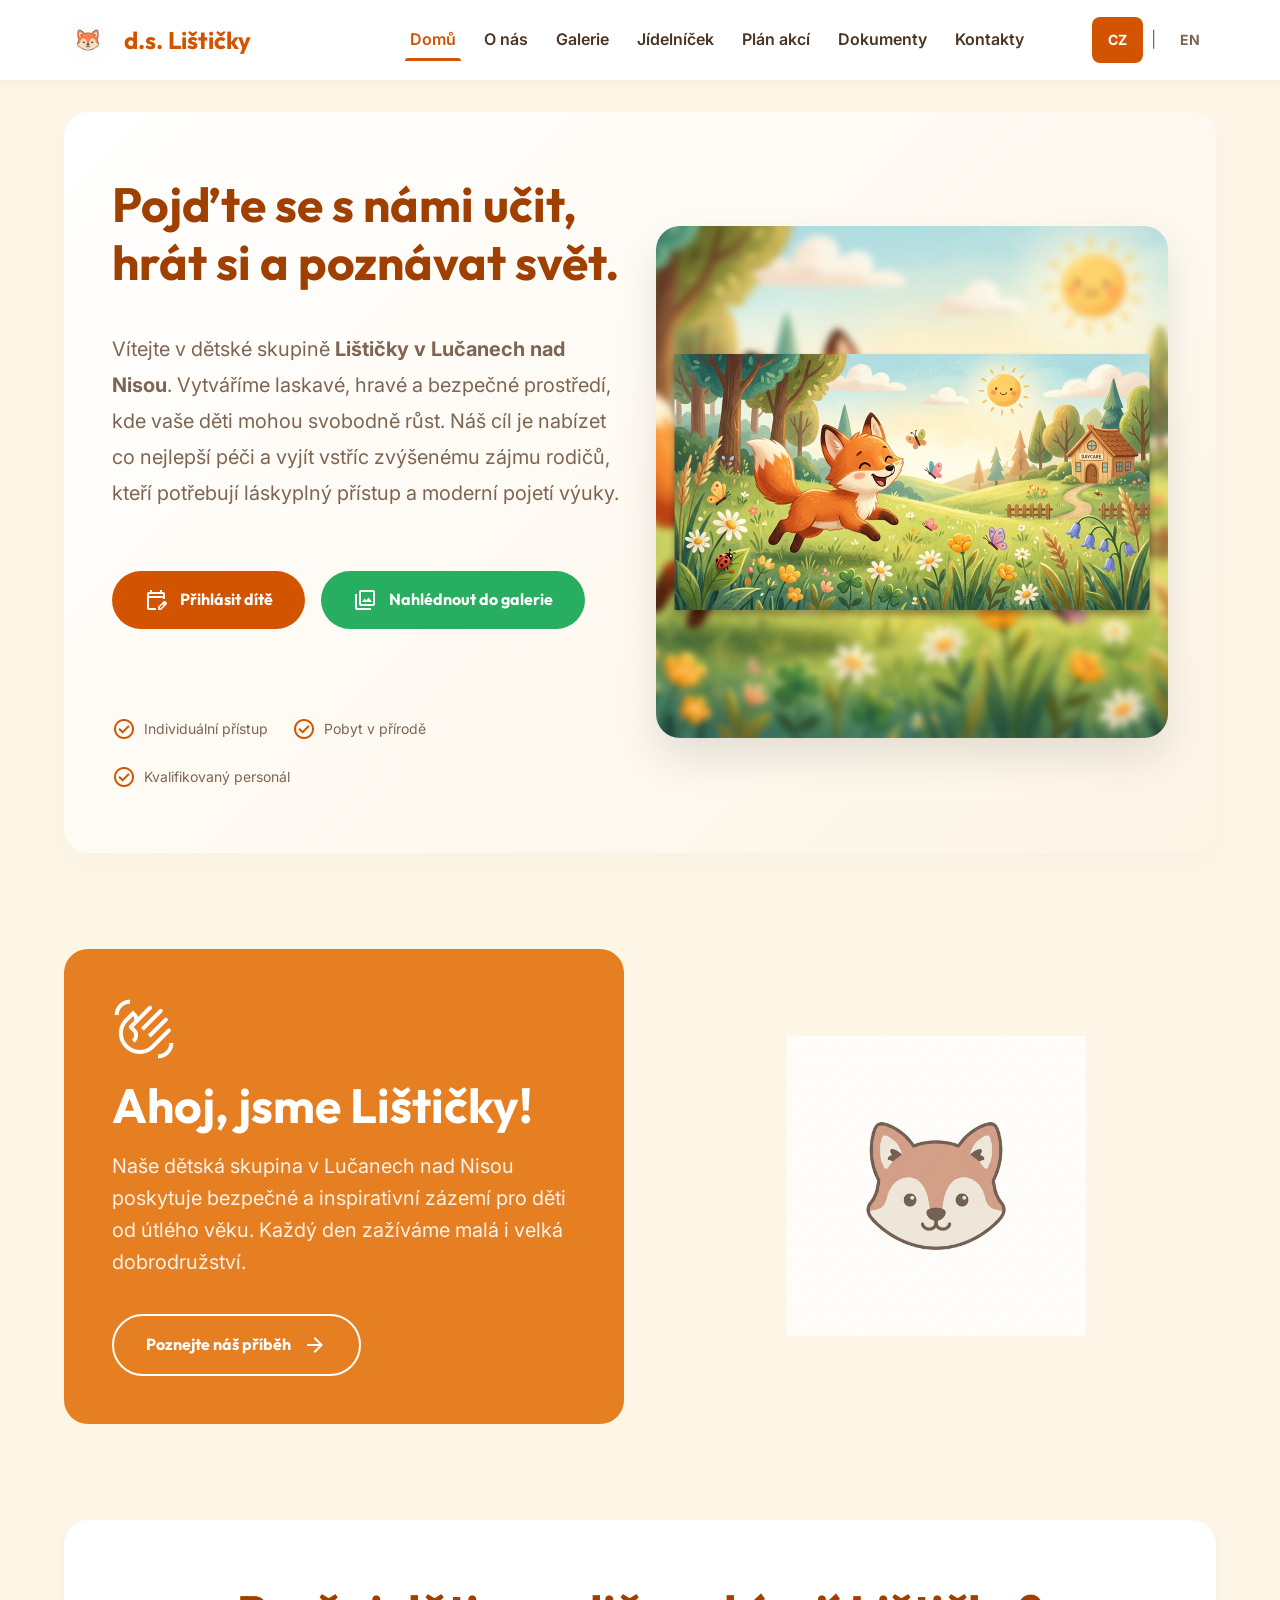
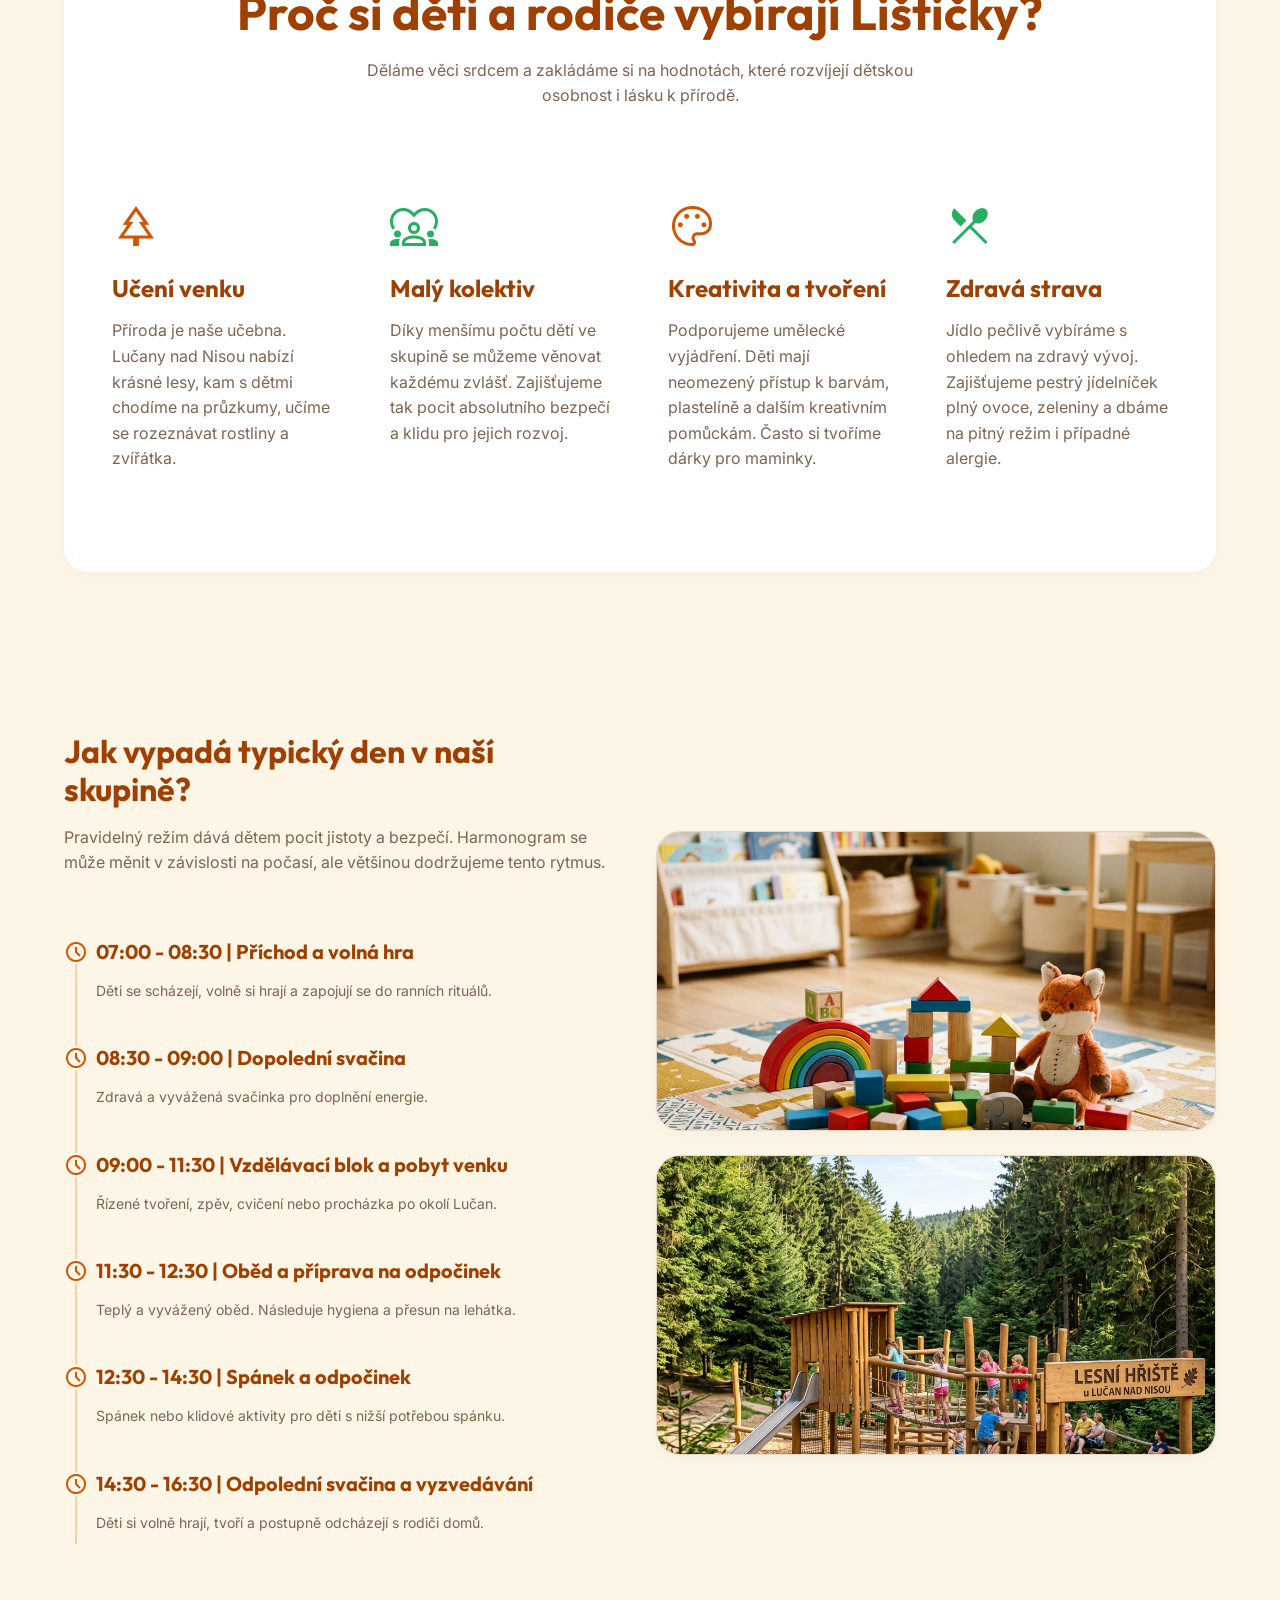
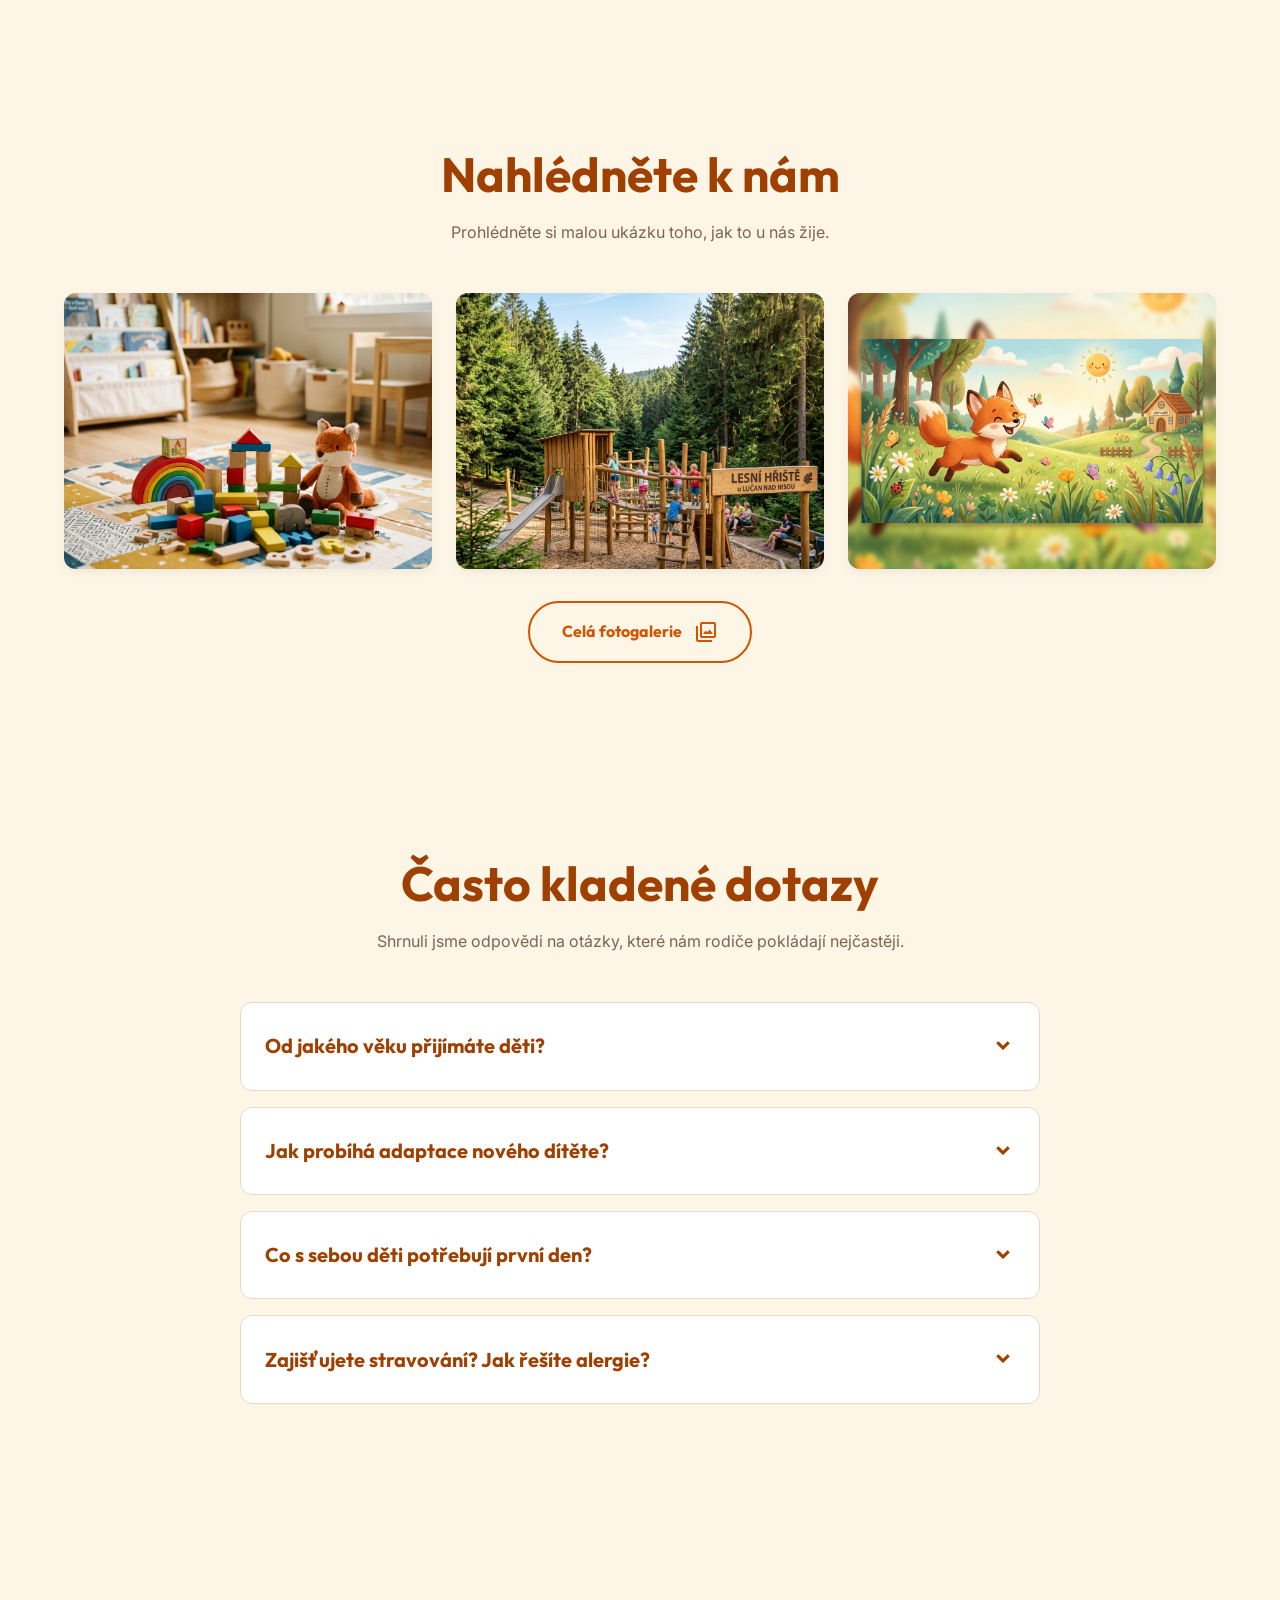
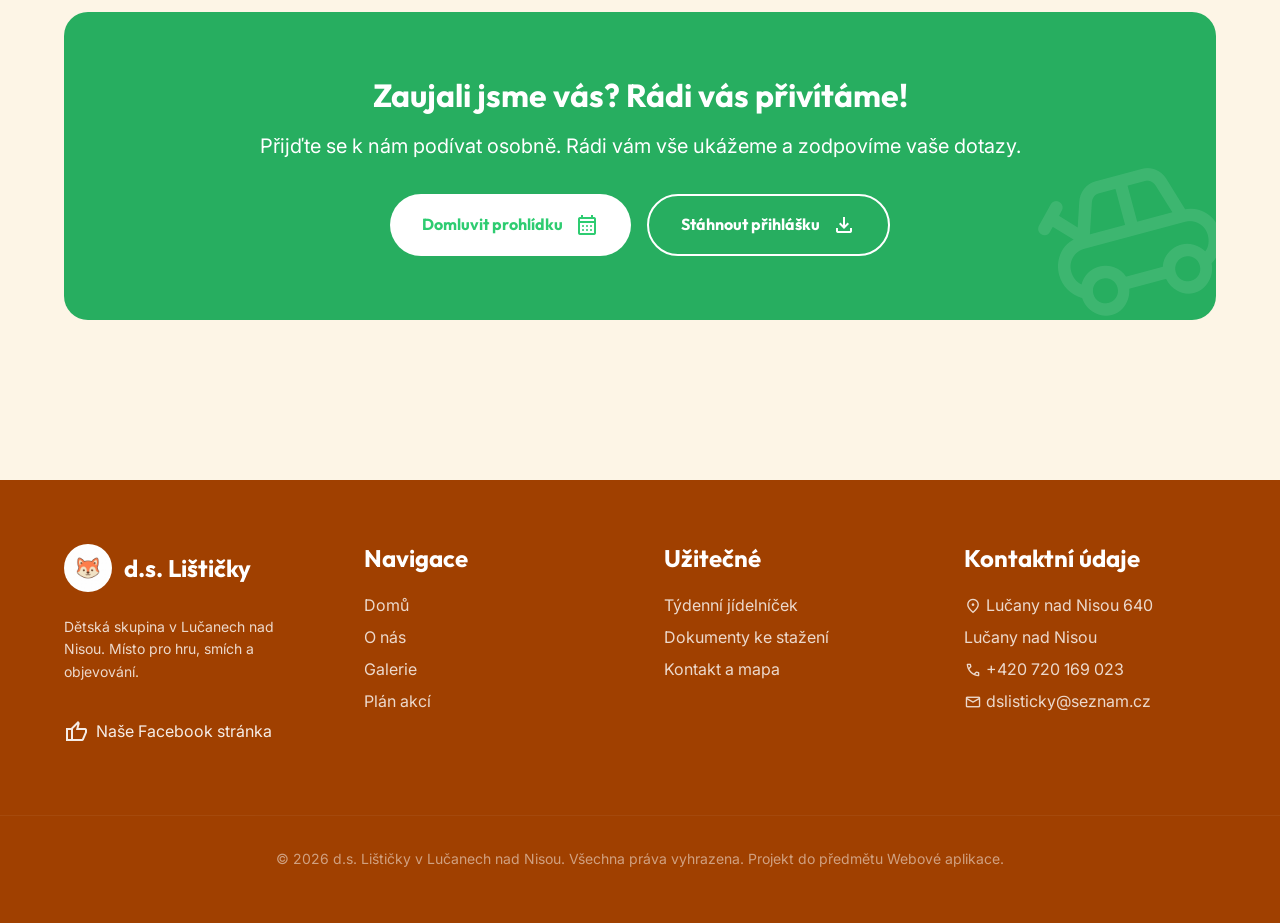
<file: index.html>
<!DOCTYPE html>
<html lang="cs">

<head>
    <meta charset="UTF-8">
    <meta name="viewport" content="width=device-width, initial-scale=1.0">
    <title>d.s. Lištičky | Dětská skupina Lučany nad Nisou</title>
    <link rel="icon" href="images/logo.png" type="image/png">

    <link rel="preconnect" href="https://fonts.googleapis.com">
    <link rel="preconnect" href="https://fonts.gstatic.com" crossorigin>
    <link
        href="https://fonts.googleapis.com/css2?family=Inter:wght@400;600;700&family=Outfit:wght@400;700;800&display=swap"
        rel="stylesheet">
    <link href="https://fonts.googleapis.com/css2?family=Material+Symbols+Outlined:opsz,wght,FILL,GRAD@24,400,0,0"
        rel="stylesheet" />

    <link rel="stylesheet" href="style.css">

    <meta name="description"
        content="Dětská skupina Lištičky v Lučanech nad Nisou. Profesionální a láskyplná péče o děti. Prohlédněte si naši školku, galerii, dokumenty a jídelníček.">
</head>

<body>

    <!-- Hlavička a navigace -->

    <header class="site-header">
        <div class="container header-inner">
            <a href="index.html" class="logo">
                <img src="images/logo.png" alt="Lištičky logo">
                d.s. Lištičky
            </a>

            <input type="checkbox" id="menu-toggle" class="menu-toggle-checkbox">
            <label for="menu-toggle" class="menu-toggle-label" aria-label="Otevřít menu">
                <span class="icon">menu</span>
            </label>

            <div class="nav-container">
                <nav class="main-nav">
                    <ul>
                        <li><a href="index.html" class="active">Domů</a></li>
                        <li><a href="o-nas.html">O nás</a></li>
                        <li><a href="galerie.html">Galerie</a></li>
                        <li><a href="jidelnicek.html">Jídelníček</a></li>
                        <li><a href="plan-akci.html">Plán akcí</a></li>
                        <li><a href="dokumenty.html">Dokumenty</a></li>
                        <li><a href="kontakty.html">Kontakty</a></li>
                    </ul>
                </nav>

                <div class="lang-switch">
                    <a href="#" class="active">CZ</a>
                    <span class="text-muted">|</span>
                    <a href="#">EN</a>
                </div>
            </div>
        </div>
    </header>

    <!-- Hlavní obsah -->
    <main class="site-wrapper">
        <div class="container">

            <!-- Hero sekce -->

            <section class="hero">
                <div class="grid-2">
                    <div class="hero-content">
                        <h1>Pojďte se s námi učit, hrát si a poznávat svět.</h1>
                        <p class="text-muted hero-description">
                            Vítejte v dětské skupině <strong>Lištičky v Lučanech nad Nisou</strong>.
                            Vytváříme laskavé, hravé a bezpečné prostředí, kde vaše děti mohou svobodně růst.
                            Náš cíl je nabízet co nejlepší péči a vyjít vstříc zvýšenému zájmu rodičů, kteří potřebují
                            láskyplný přístup a moderní pojetí výuky.
                        </p>
                        <div class="flex-wrap gap-2 mt-1">
                            <a href="kontakty.html" class="btn">
                                <span class="icon">edit_calendar</span> Přihlásit dítě
                            </a>
                            <a href="galerie.html" class="btn btn-secondary">
                                <span class="icon">photo_library</span> Nahlédnout do galerie
                            </a>
                        </div>

                        <div class="mt-4 flex-wrap gap-3 items-center text-muted hero-features">
                            <div class="items-center gap-1">
                                <span class="icon text-primary">check_circle</span>
                                <span>Individuální přístup</span>
                            </div>
                            <div class="items-center gap-1">
                                <span class="icon text-primary">check_circle</span>
                                <span>Pobyt v přírodě</span>
                            </div>
                            <div class="items-center gap-1">
                                <span class="icon text-primary">check_circle</span>
                                <span>Kvalifikovaný personál</span>
                            </div>
                        </div>
                    </div>
                    <div class="hero-image">
                        <img src="images/hero.png" alt="Ilustrace usmívající se lištičky na zelené louce"
                            loading="lazy">
                    </div>
                </div>
            </section>

            <!-- Zvýrazněná sekce (O nás) -->
            <section class="py-5">
                <div class="grid-2">
                    <div class="about-highlight">
                        <span class="icon about-highlight-icon">waving_hand</span>
                        <h2 class="about-highlight-title">Ahoj, jsme Lištičky!</h2>
                        <p class="about-highlight-text">
                            Naše dětská skupina v Lučanech nad Nisou poskytuje bezpečné a inspirativní zázemí pro děti
                            od útlého věku.
                            Každý den zažíváme malá i velká dobrodružství.
                        </p>
                        <a href="o-nas.html" class="btn btn-outline btn-outline-white mt-1">
                            Poznejte náš příběh <span class="icon">arrow_forward</span>
                        </a>
                    </div>
                    <div class="flex-wrap items-center justify-center">
                        <img src="images/logo.png" alt="Velké logo d.s. Lištičky" class="about-logo-image">
                    </div>
                </div>
            </section>

            <!-- Výhody a proč nás vybrat -->
            <section class="py-4 bg-white shadow section-card">
                <div class="section-title">
                    <h2>Proč si děti a rodiče vybírají Lištičky?</h2>
                    <p class="text-muted section-description">Děláme věci srdcem a zakládáme si na hodnotách, které
                        rozvíjejí dětskou osobnost i lásku k přírodě.</p>
                </div>

                <div class="grid-4">
                    <div class="card feature-card">
                        <span class="card-icon text-primary"><span class="icon">park</span></span>
                        <h3>Učení venku</h3>
                        <p class="text-muted">Příroda je naše učebna. Lučany nad Nisou nabízí krásné lesy, kam s dětmi
                            chodíme na průzkumy, učíme se rozeznávat rostliny a zvířátka.</p>
                    </div>
                    <div class="card feature-card">
                        <span class="card-icon text-secondary"><span class="icon">diversity_1</span></span>
                        <h3>Malý kolektiv</h3>
                        <p class="text-muted">Díky menšímu počtu dětí ve skupině se můžeme věnovat každému zvlášť.
                            Zajišťujeme tak pocit absolutního bezpečí a klidu pro jejich rozvoj.</p>
                    </div>
                    <div class="card feature-card">
                        <span class="card-icon text-primary"><span class="icon">palette</span></span>
                        <h3>Kreativita a tvoření</h3>
                        <p class="text-muted">Podporujeme umělecké vyjádření. Děti mají neomezený přístup k barvám,
                            plastelíně a dalším kreativním pomůckám. Často si tvoříme dárky pro maminky.</p>
                    </div>
                    <div class="card feature-card">
                        <span class="card-icon text-secondary"><span class="icon">restaurant_menu</span></span>
                        <h3>Zdravá strava</h3>
                        <p class="text-muted">Jídlo pečlivě vybíráme s ohledem na zdravý vývoj. Zajišťujeme pestrý
                            jídelníček plný ovoce, zeleniny a dbáme na pitný režim i případné alergie.</p>
                    </div>
                </div>
            </section>

            <!-- Denní program (Časová osa) -->
            <section class="py-5">
                <div class="grid-2">
                    <div>
                        <h2>Jak vypadá typický den v naší skupině?</h2>
                        <p class="text-muted mb-4">Pravidelný režim dává dětem pocit jistoty a bezpečí. Harmonogram se
                            může měnit v závislosti na počasí, ale většinou dodržujeme tento rytmus.</p>

                        <ul class="timeline-list">
                            <div class="timeline-line"></div>

                            <li class="timeline-item">
                                <span class="icon text-primary timeline-icon">schedule</span>
                                <h4>07:00 - 08:30 | Příchod a volná hra</h4>
                                <p class="text-muted timeline-text">Děti se scházejí, volně si hrají a zapojují se do
                                    ranních rituálů.</p>
                            </li>
                            <li class="timeline-item">
                                <span class="icon text-primary timeline-icon">schedule</span>
                                <h4>08:30 - 09:00 | Dopolední svačina</h4>
                                <p class="text-muted timeline-text">Zdravá a vyvážená svačinka pro doplnění energie.</p>
                            </li>
                            <li class="timeline-item">
                                <span class="icon text-primary timeline-icon">schedule</span>
                                <h4>09:00 - 11:30 | Vzdělávací blok a pobyt venku</h4>
                                <p class="text-muted timeline-text">Řízené tvoření, zpěv, cvičení nebo procházka po
                                    okolí Lučan.</p>
                            </li>
                            <li class="timeline-item">
                                <span class="icon text-primary timeline-icon">schedule</span>
                                <h4>11:30 - 12:30 | Oběd a příprava na odpočinek</h4>
                                <p class="text-muted timeline-text">Teplý a vyvážený oběd. Následuje hygiena a přesun na
                                    lehátka.</p>
                            </li>
                            <li class="timeline-item">
                                <span class="icon text-primary timeline-icon">schedule</span>
                                <h4>12:30 - 14:30 | Spánek a odpočinek</h4>
                                <p class="text-muted timeline-text">Spánek nebo klidové aktivity pro děti s nižší
                                    potřebou spánku.</p>
                            </li>
                            <li class="timeline-item">
                                <span class="icon text-primary timeline-icon">schedule</span>
                                <h4>14:30 - 16:30 | Odpolední svačina a vyzvedávání</h4>
                                <p class="text-muted timeline-text">Děti si volně hrají, tvoří a postupně odcházejí s
                                    rodiči domů.</p>
                            </li>
                        </ul>
                    </div>

                    <div class="daily-images">
                        <img src="images/gallery-toys.png" alt="Hračky v naší třídě" class="card daily-image">
                        <img src="images/gallery-nature.png" alt="Děti venku v přírodě" class="card daily-image">
                    </div>
                </div>
            </section>

            <!-- Malá ukázka fotogalerie -->
            <section class="py-5 text-center">
                <div class="section-title">
                    <h2>Nahlédněte k nám</h2>
                    <p class="text-muted">Prohlédněte si malou ukázku toho, jak to u nás žije.</p>
                </div>

                <div class="gallery-grid mb-2">
                    <div class="gallery-item">
                        <img src="images/gallery-toys.png" alt="Naše herna s hračkami" loading="lazy">
                    </div>
                    <div class="gallery-item">
                        <img src="images/gallery-nature.png" alt="Hřiště v lese" loading="lazy">
                    </div>
                    <div class="gallery-item">
                        <img src="images/hero.png" alt="Maskot lištička v přírodě" loading="lazy">
                    </div>
                </div>

                <a href="galerie.html" class="btn btn-outline">Celá fotogalerie <span
                        class="icon">photo_library</span></a>
            </section>



            <!-- FAQ (Často kladené dotazy) -->
            <section class="py-5 faq-section">
                <div class="section-title">
                    <h2>Často kladené dotazy</h2>
                    <p class="text-muted">Shrnuli jsme odpovědi na otázky, které nám rodiče pokládají nejčastěji.</p>
                </div>

                <div>
                    <details class="faq-item">
                        <summary>Od jakého věku přijímáte děti?</summary>
                        <div class="faq-content">
                            <p>Do naší dětské skupiny přijímáme děti od 2 let věku. Klademe důraz na to, aby bylo dítě
                                schopno základní komunikace a bylo alespoň zčásti samostatné, což pomáhá hladké
                                adaptaci.</p>
                        </div>
                    </details>

                    <details class="faq-item">
                        <summary>Jak probíhá adaptace nového dítěte?</summary>
                        <div class="faq-content">
                            <p>Adaptace probíhá postupně a individuálně. První dny doporučujeme pobyt s rodičem,
                                následně se doba prodlužuje. Nenutíme děti k ničemu a řídíme se jejich tempem.</p>
                        </div>
                    </details>

                    <details class="faq-item">
                        <summary>Co s sebou děti potřebují první den?</summary>
                        <div class="faq-content">
                            <p>Základní výbava obsahuje: bačkorky (pevnou obuv), oblečení na zahradu/do lesa (které se
                                může umazat), náhradní oblečení do třídy (od spodního prádla po tričko) a oblíbeného
                                plyšáčka pro klidný spánek. Seznam naleznete také v sekci <a href="dokumenty.html"
                                    class="text-primary">Dokumenty ke stažení</a>.</p>
                        </div>
                    </details>

                    <details class="faq-item">
                        <summary>Zajišťujete stravování? Jak řešíte alergie?</summary>
                        <div class="faq-content">
                            <p>Ano, celodenní stravování je zajištěno. Obědy k nám dováží externí certifikovaný
                                dodavatel, svačinky chystáme čerstvé na místě. V případě prokázané lékařské diagnózy
                                (např. alergie na lepek, mléko) dokážeme po domluvě zajistit vhodnou alternativu.</p>
                        </div>
                    </details>
                </div>
            </section>

            <!-- Call to action (Závěrečná výzva) -->
            <section class="py-5 text-center">
                <div class="cta-banner">
                    <span class="icon cta-bg-icon">toys</span>

                    <h2 class="cta-title">Zaujali jsme vás? Rádi vás přivítáme!</h2>
                    <p class="cta-description">Přijďte se k nám podívat osobně. Rádi vám vše ukážeme a zodpovíme vaše
                        dotazy.</p>

                    <div class="justify-center gap-2 flex-wrap cta-actions">
                        <a href="kontakty.html" class="btn btn-white-secondary">
                            Domluvit prohlídku <span class="icon">calendar_month</span>
                        </a>
                        <a href="dokumenty.html" class="btn btn-outline btn-outline-white">
                            Stáhnout přihlášku <span class="icon">download</span>
                        </a>
                    </div>
                </div>
            </section>

        </div>
    </main>

    <!-- Patička -->
    <footer class="site-footer">
        <div class="container footer-inner">
            <div>
                <a href="index.html" class="logo footer-logo">
                    <img src="images/logo.png" alt="Lištičky logo">
                    d.s. Lištičky
                </a>
                <p class="footer-description">Dětská skupina v Lučanech nad Nisou. Místo pro hru, smích a objevování.
                </p>

                <a href="https://www.facebook.com/lisacilucany?locale=cs_CZ" target="_blank" rel="noopener noreferrer"
                    class="footer-social-link">
                    <span class="icon">thumb_up</span> Naše Facebook stránka
                </a>
            </div>
            <div>
                <h3 class="footer-heading">Navigace</h3>
                <ul class="footer-list">
                    <li><a href="index.html">Domů</a></li>
                    <li><a href="o-nas.html">O nás</a></li>
                    <li><a href="galerie.html">Galerie</a></li>
                    <li><a href="plan-akci.html">Plán akcí</a></li>
                </ul>
            </div>
            <div>
                <h3 class="footer-heading">Užitečné</h3>
                <ul class="footer-list">
                    <li><a href="jidelnicek.html">Týdenní jídelníček</a></li>
                    <li><a href="dokumenty.html">Dokumenty ke stažení</a></li>
                    <li><a href="kontakty.html">Kontakt a mapa</a></li>
                </ul>
            </div>
            <div>
                <h3 class="footer-heading">Kontaktní údaje</h3>
                <ul class="footer-list">
                    <li><span class="icon footer-icon">location_on</span> Lučany nad Nisou 640<br>Lučany nad Nisou</li>
                    <li><span class="icon footer-icon">phone</span> <a href="tel:+420720169023">+420 720 169 023</a>
                    </li>
                    <li><span class="icon footer-icon">mail</span> <a
                            href="mailto:dslisticky@seznam.cz">dslisticky@seznam.cz</a></li>
                </ul>
            </div>
        </div>
        <div class="text-center footer-bottom">
            <p>&copy; 2026 d.s. Lištičky v Lučanech nad Nisou. Všechna práva vyhrazena. Projekt do předmětu Webové
                aplikace.</p>
        </div>
    </footer>

</body>

</html>
</file>
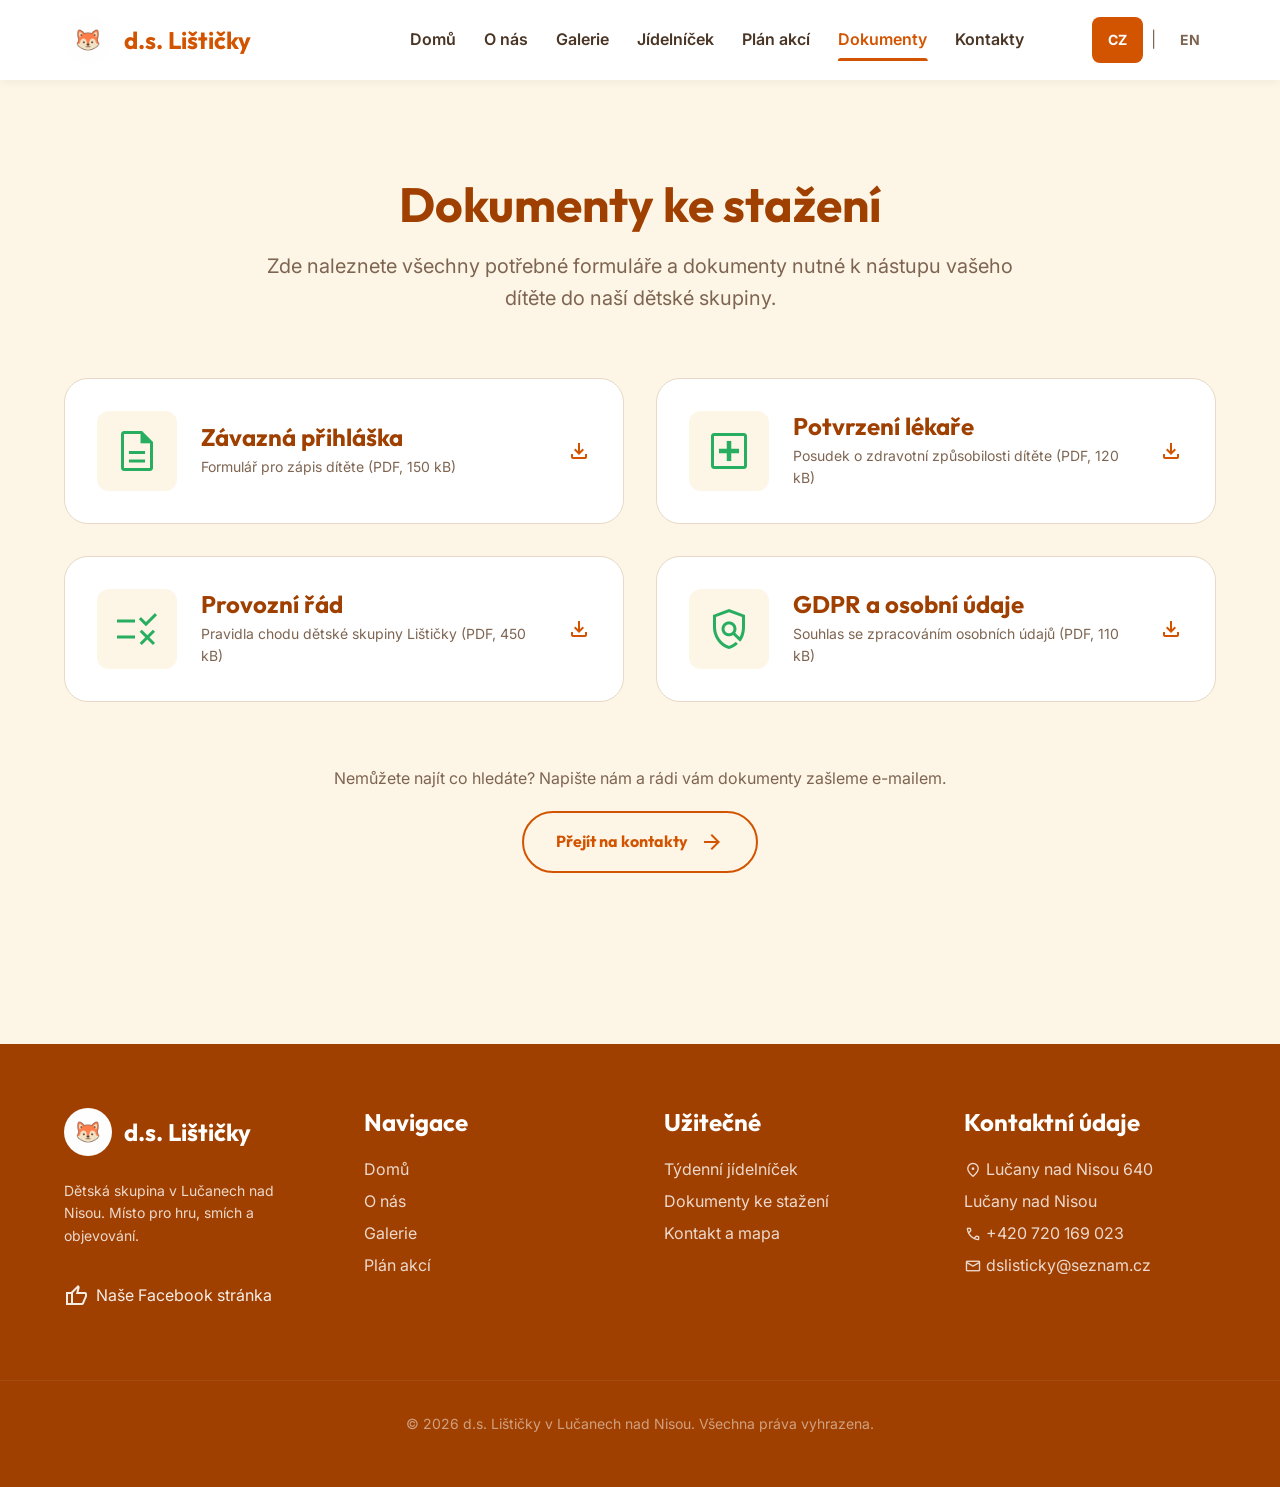
<file: dokumenty.html>
<!DOCTYPE html>
<html lang="cs">

<head>
    <meta charset="UTF-8">
    <meta name="viewport" content="width=device-width, initial-scale=1.0">
    <title>Dokumenty ke stažení | d.s. Lištičky</title>
    <link rel="icon" href="images/logo.png" type="image/png">

    <link rel="preconnect" href="https://fonts.googleapis.com">
    <link rel="preconnect" href="https://fonts.gstatic.com" crossorigin>
    <link
        href="https://fonts.googleapis.com/css2?family=Inter:wght@400;600;700&family=Outfit:wght@400;700;800&display=swap"
        rel="stylesheet">
    <link href="https://fonts.googleapis.com/css2?family=Material+Symbols+Outlined:opsz,wght,FILL,GRAD@24,400,0,0"
        rel="stylesheet" />
    <link rel="stylesheet" href="style.css">
    <meta name="description"
        content="Stáhněte si důležité dokumenty pro přihlášení vašeho dítěte do dětské skupiny Lištičky.">
</head>

<body>
    <!-- Hlavička a navigace -->
    <header class="site-header">
        <div class="container header-inner">
            <a href="index.html" class="logo">
                <img src="images/logo.png" alt="Lištičky logo">
                d.s. Lištičky
            </a>
            <input type="checkbox" id="menu-toggle" class="menu-toggle-checkbox">
            <label for="menu-toggle" class="menu-toggle-label" aria-label="Otevřít menu">
                <span class="icon">menu</span>
            </label>
            <div class="nav-container">
                <nav class="main-nav">
                    <ul>
                        <li><a href="index.html">Domů</a></li>
                        <li><a href="o-nas.html">O nás</a></li>
                        <li><a href="galerie.html">Galerie</a></li>
                        <li><a href="jidelnicek.html">Jídelníček</a></li>
                        <li><a href="plan-akci.html">Plán akcí</a></li>
                        <li><a href="dokumenty.html" class="active">Dokumenty</a></li>
                        <li><a href="kontakty.html">Kontakty</a></li>
                    </ul>
                </nav>
                <div class="lang-switch">
                    <a href="#" class="active">CZ</a>
                    <span class="text-muted">|</span>
                    <a href="#">EN</a>
                </div>
            </div>
        </div>
    </header>
    <!-- Hlavní obsah -->
    <main class="site-wrapper">
        <div class="container">

            <!-- Sekce: Dokumenty ke stažení -->
            <section class="py-5">
                <div class="text-center mb-4">
                    <h1 class="page-title">Dokumenty ke stažení</h1>
                    <p class="text-muted page-description">
                        Zde naleznete všechny potřebné formuláře a dokumenty nutné k nástupu vašeho dítěte do naší
                        dětské skupiny.
                    </p>
                </div>
                <!-- Seznam dokumentů -->
                <div class="grid-2">
                    <a href="#" class="doc-card">
                        <div class="doc-icon"><span class="icon">description</span></div>
                        <div class="doc-info">
                            <h3>Závazná přihláška</h3>
                            <p>Formulář pro zápis dítěte (PDF, 150 kB)</p>
                        </div>
                        <span class="icon text-primary ml-auto">download</span>
                    </a>
                    <a href="#" class="doc-card">
                        <div class="doc-icon"><span class="icon">local_hospital</span></div>
                        <div class="doc-info">
                            <h3>Potvrzení lékaře</h3>
                            <p>Posudek o zdravotní způsobilosti dítěte (PDF, 120 kB)</p>
                        </div>
                        <span class="icon text-primary ml-auto">download</span>
                    </a>
                    <a href="#" class="doc-card">
                        <div class="doc-icon"><span class="icon">rule</span></div>
                        <div class="doc-info">
                            <h3>Provozní řád</h3>
                            <p>Pravidla chodu dětské skupiny Lištičky (PDF, 450 kB)</p>
                        </div>
                        <span class="icon text-primary ml-auto">download</span>
                    </a>
                    <a href="#" class="doc-card">
                        <div class="doc-icon"><span class="icon">policy</span></div>
                        <div class="doc-info">
                            <h3>GDPR a osobní údaje</h3>
                            <p>Souhlas se zpracováním osobních údajů (PDF, 110 kB)</p>
                        </div>
                        <span class="icon text-primary ml-auto">download</span>
                    </a>
                </div>
                <div class="mt-4 text-center">
                    <p class="text-muted">Nemůžete najít co hledáte? Napište nám a rádi vám dokumenty zašleme e-mailem.
                    </p>
                    <a href="kontakty.html" class="btn btn-outline">Přejít na kontakty <span
                            class="icon">arrow_forward</span></a>
                </div>
            </section>
        </div>
    </main>
    <!-- Patička -->
    <footer class="site-footer">
        <div class="container footer-inner">
            <div>
                <a href="index.html" class="logo footer-logo">
                    <img src="images/logo.png" alt="Lištičky logo">
                    d.s. Lištičky
                </a>
                <p class="footer-description">Dětská skupina v Lučanech
                    nad Nisou. Místo pro hru, smích a objevování.</p>
                <a href="https://www.facebook.com/lisacilucany?locale=cs_CZ" target="_blank" rel="noopener noreferrer"
                    class="footer-social-link">
                    <span class="icon">thumb_up</span> Naše Facebook stránka
                </a>
            </div>
            <div>
                <h3 class="footer-heading">Navigace</h3>
                <ul class="footer-list">
                    <li><a href="index.html">Domů</a></li>
                    <li><a href="o-nas.html">O nás</a></li>
                    <li><a href="galerie.html">Galerie</a></li>
                    <li><a href="plan-akci.html">Plán akcí</a></li>
                </ul>
            </div>
            <div>
                <h3 class="footer-heading">Užitečné</h3>
                <ul class="footer-list">
                    <li><a href="jidelnicek.html">Týdenní jídelníček</a></li>
                    <li><a href="dokumenty.html">Dokumenty ke stažení</a></li>
                    <li><a href="kontakty.html">Kontakt a mapa</a></li>
                </ul>
            </div>
            <div>
                <h3 class="footer-heading">Kontaktní údaje</h3>
                <ul class="footer-list">
                    <li><span class="icon footer-icon">location_on</span> Lučany
                        nad Nisou 640<br>Lučany nad Nisou</li>
                    <li><span class="icon footer-icon">phone</span> <a href="tel:+420720169023">+420 720 169 023</a>
                    </li>
                    <li><span class="icon footer-icon">mail</span> <a
                            href="mailto:dslisticky@seznam.cz">dslisticky@seznam.cz</a></li>
                </ul>
            </div>
        </div>
        <div class="text-center footer-bottom">
            <p>&copy; 2026 d.s. Lištičky v Lučanech nad Nisou. Všechna práva vyhrazena.</p>
        </div>
    </footer>
</body>

</html>
</file>
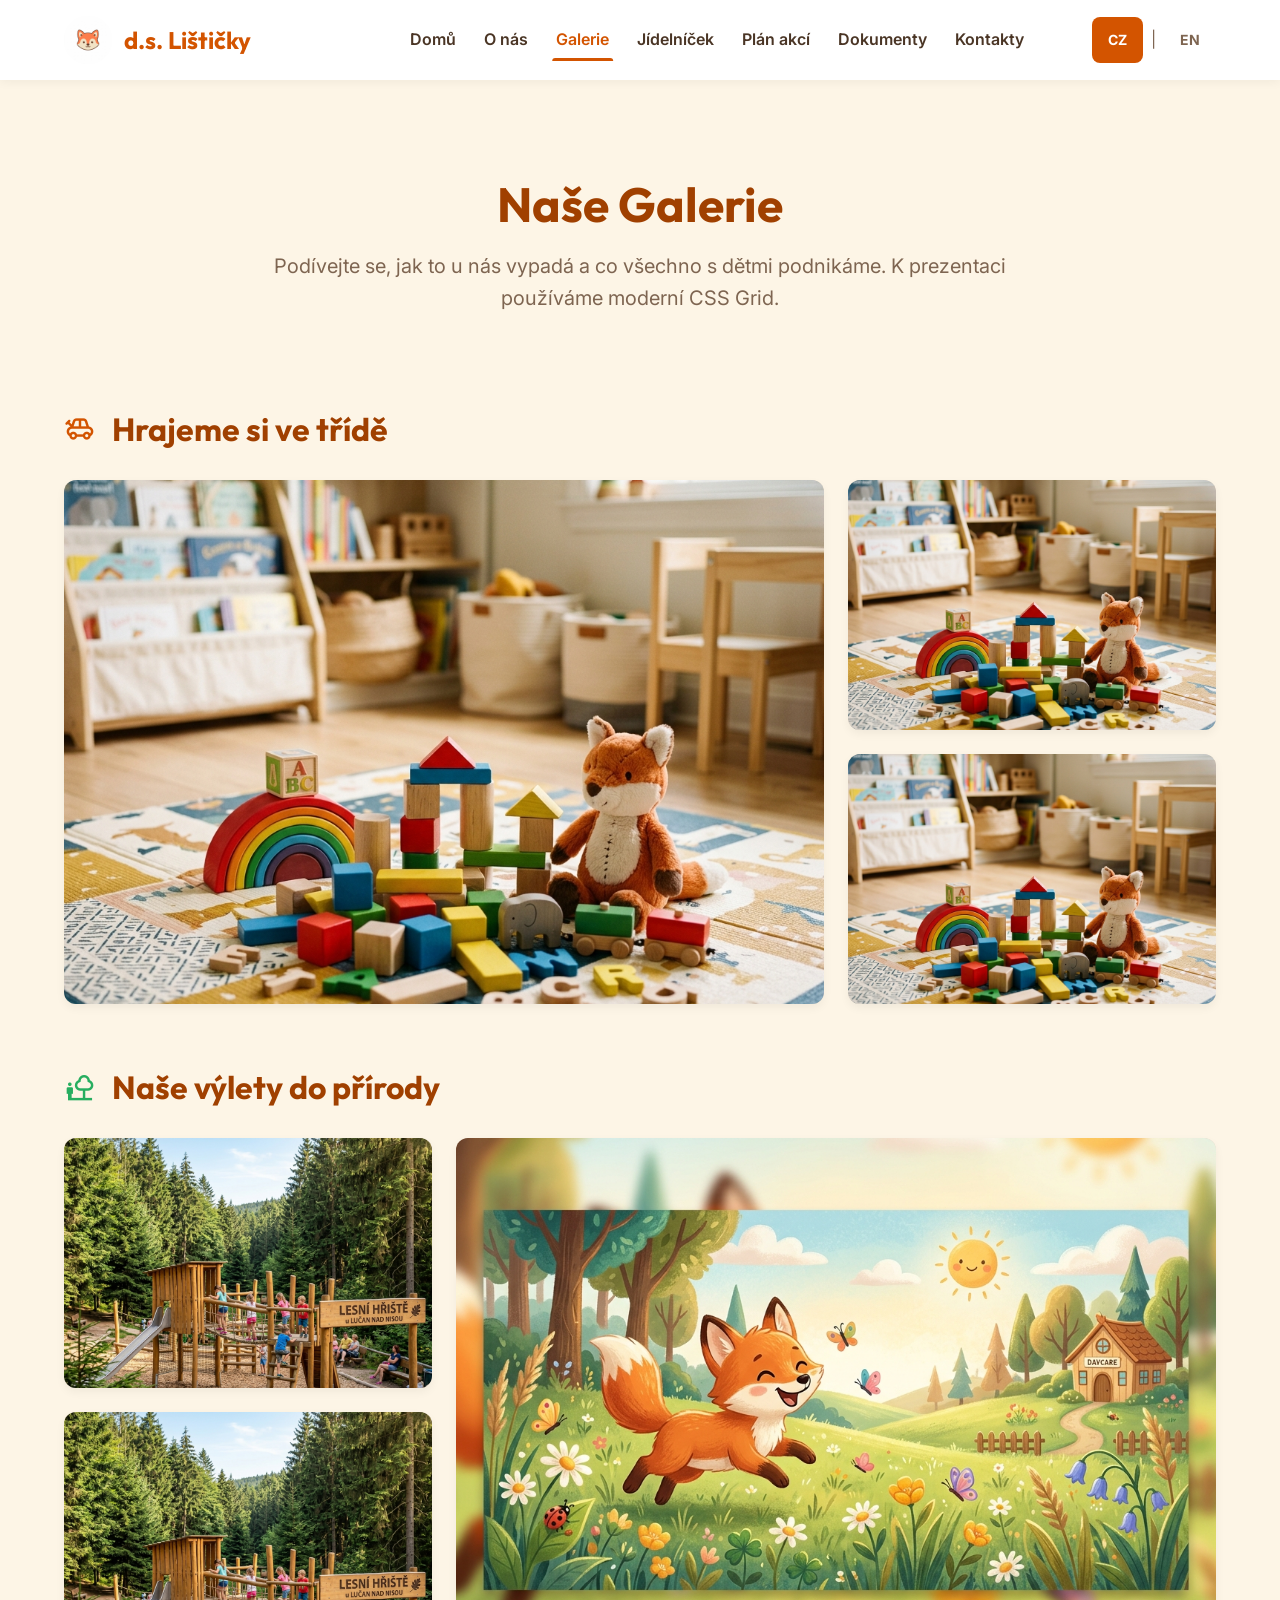
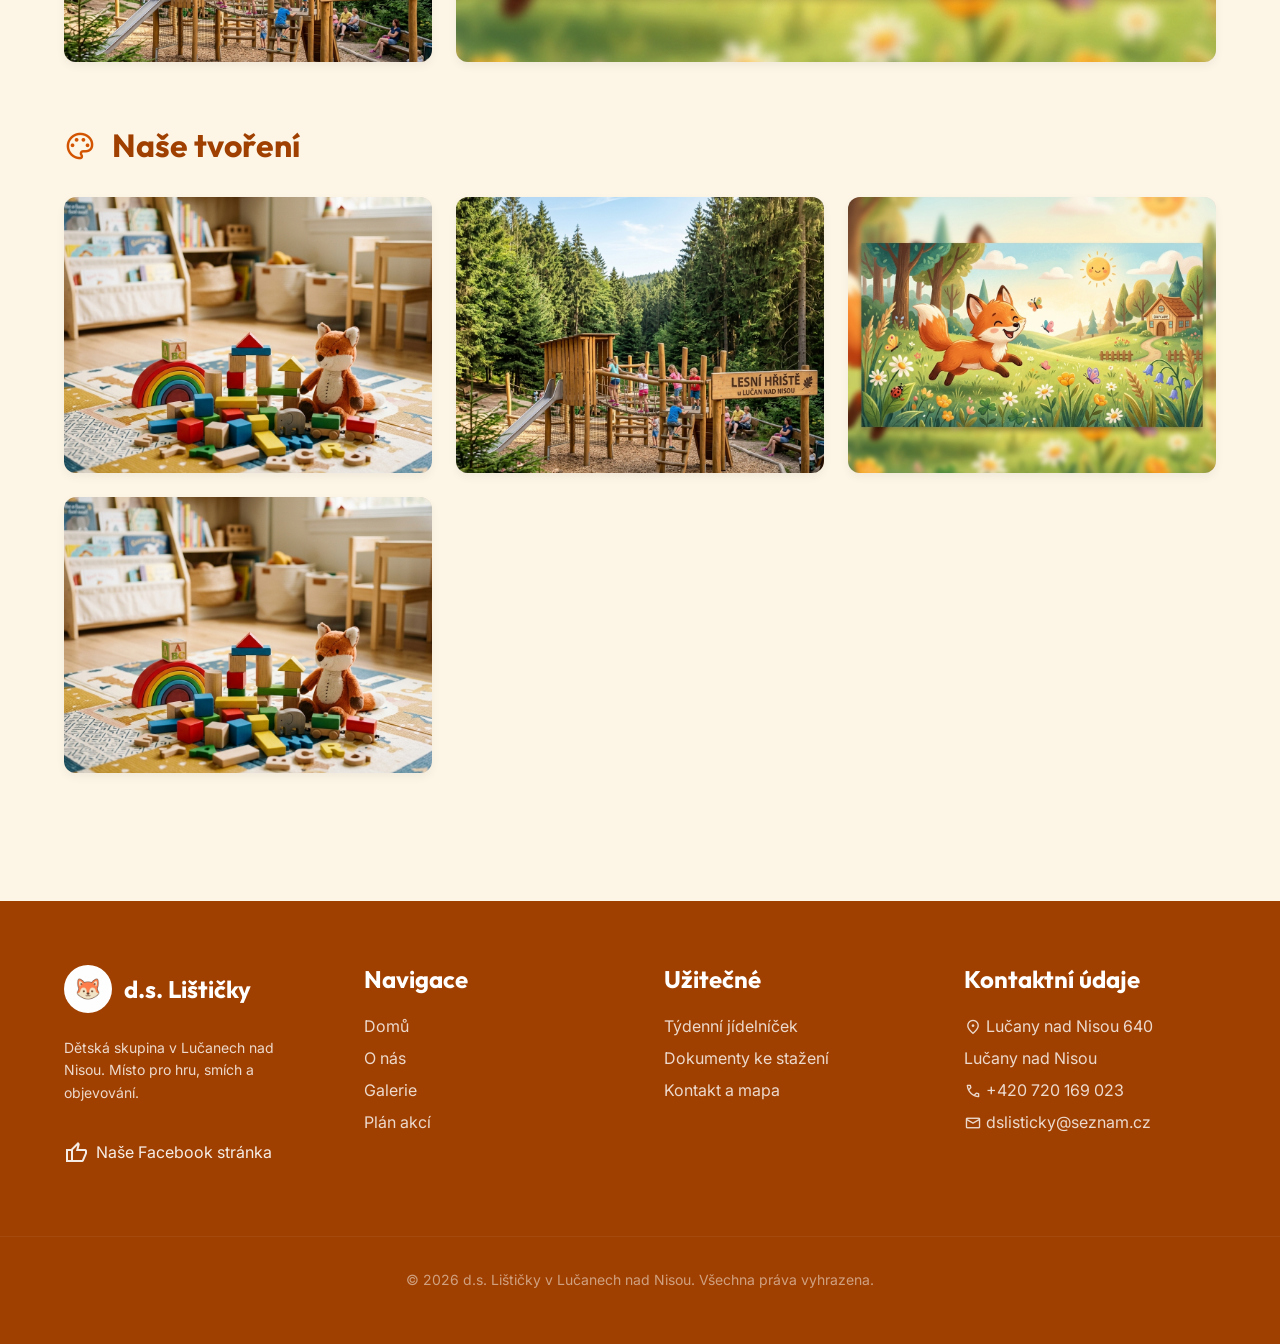
<file: galerie.html>
<!DOCTYPE html>
<html lang="cs">

<head>
    <meta charset="UTF-8">
    <meta name="viewport" content="width=device-width, initial-scale=1.0">
    <title>Galerie | d.s. Lištičky</title>
    <link rel="icon" href="images/logo.png" type="image/png">

    <link rel="preconnect" href="https://fonts.googleapis.com">
    <link rel="preconnect" href="https://fonts.gstatic.com" crossorigin>
    <link
        href="https://fonts.googleapis.com/css2?family=Inter:wght@400;600;700&family=Outfit:wght@400;700;800&display=swap"
        rel="stylesheet">
    <link href="https://fonts.googleapis.com/css2?family=Material+Symbols+Outlined:opsz,wght,FILL,GRAD@24,400,0,0"
        rel="stylesheet" />

    <link rel="stylesheet" href="style.css">
    <meta name="description"
        content="Prohlédněte si fotogalerii z naší dětské skupiny Lištičky v Lučanech nad Nisou. Obrázky z herny, pobytu venku a tvoření.">
</head>

<body>

    <!-- Hlavička a navigace -->
    <header class="site-header">
        <div class="container header-inner">
            <a href="index.html" class="logo">
                <img src="images/logo.png" alt="Lištičky logo">
                d.s. Lištičky
            </a>

            <input type="checkbox" id="menu-toggle" class="menu-toggle-checkbox">
            <label for="menu-toggle" class="menu-toggle-label" aria-label="Otevřít menu">
                <span class="icon">menu</span>
            </label>

            <div class="nav-container">
                <nav class="main-nav">
                    <ul>
                        <li><a href="index.html">Domů</a></li>
                        <li><a href="o-nas.html">O nás</a></li>
                        <li><a href="galerie.html" class="active">Galerie</a></li>
                        <li><a href="jidelnicek.html">Jídelníček</a></li>
                        <li><a href="plan-akci.html">Plán akcí</a></li>
                        <li><a href="dokumenty.html">Dokumenty</a></li>
                        <li><a href="kontakty.html">Kontakty</a></li>
                    </ul>
                </nav>

                <div class="lang-switch">
                    <a href="#" class="active">CZ</a>
                    <span class="text-muted">|</span>
                    <a href="#">EN</a>
                </div>
            </div>
        </div>
    </header>

    <!-- Hlavní obsah -->
    <main class="site-wrapper">
        <div class="container">

            <!-- Úvodní sekce galerie -->
            <section class="py-5 text-center">
                <h1 class="page-title">Naše Galerie</h1>
                <p class="text-muted page-description">
                    Podívejte se, jak to u nás vypadá a co všechno s dětmi podnikáme. K prezentaci používáme moderní CSS
                    Grid.
                </p>
            </section>

            <!-- Sekce: Hrajeme si ve třídě -->
            <section class="gallery-album">
                <div class="items-center gap-2 mb-2">
                    <span class="icon text-primary album-icon">toys</span>
                    <h2 class="album-title">Hrajeme si ve třídě</h2>
                </div>

                <div class="gallery-grid bento">
                    <div class="gallery-item featured">
                        <img src="images/gallery-toys.png" alt="Hrajeme si s kostkami" loading="lazy">
                        <div class="gallery-overlay"><span>Kostky a stavění</span></div>
                    </div>
                    <div class="gallery-item">
                        <img src="images/gallery-toys.png" alt="Dřevěné hračky" loading="lazy">
                        <div class="gallery-overlay"><span>Dřevěné hračky</span></div>
                    </div>
                    <div class="gallery-item">
                        <img src="images/gallery-toys.png" alt="Didaktické pomůcky" loading="lazy">
                        <div class="gallery-overlay"><span>Didaktické pomůcky</span></div>
                    </div>
                </div>
            </section>

            <!-- Sekce: Výlety do přírody -->
            <section class="gallery-album">
                <div class="items-center gap-2 mb-2">
                    <span class="icon text-secondary album-icon">nature_people</span>
                    <h2 class="album-title">Naše výlety do přírody</h2>
                </div>

                <div class="gallery-grid bento">
                    <div class="gallery-item">
                        <img src="images/gallery-nature.png" alt="Lesní hřiště" loading="lazy">
                        <div class="gallery-overlay"><span>Lesní hřiště</span></div>
                    </div>
                    <div class="gallery-item featured">
                        <img src="images/hero.png" alt="Lištička maskot v přírodě" loading="lazy">
                        <div class="gallery-overlay"><span>Máme rádi přírodu</span></div>
                    </div>
                    <div class="gallery-item">
                        <img src="images/gallery-nature.png" alt="Cvičení v lese" loading="lazy">
                        <div class="gallery-overlay"><span>Cvičení na čerstvém vzduchu</span></div>
                    </div>
                </div>
            </section>

            <!-- Sekce: Tvoření -->
            <section class="gallery-album">
                <div class="items-center gap-2 mb-2">
                    <span class="icon text-primary album-icon">palette</span>
                    <h2 class="album-title">Naše tvoření</h2>
                </div>

                <div class="gallery-grid">
                    <div class="gallery-item">
                        <img src="images/gallery-toys.png" alt="Výkresy dětí" loading="lazy">
                        <div class="gallery-overlay"><span>Vodovky</span></div>
                    </div>
                    <div class="gallery-item">
                        <img src="images/gallery-nature.png" alt="Výtvory z listí" loading="lazy">
                        <div class="gallery-overlay"><span>Tvoření z přírodnin</span></div>
                    </div>
                    <div class="gallery-item">
                        <img src="images/hero.png" alt="Malování lištičky" loading="lazy">
                        <div class="gallery-overlay"><span>Naše maskotka</span></div>
                    </div>
                    <div class="gallery-item">
                        <img src="images/gallery-toys.png" alt="Plastelína" loading="lazy">
                        <div class="gallery-overlay"><span>Modelování</span></div>
                    </div>
                </div>
            </section>

        </div>
    </main>

    <!-- Patička -->
    <footer class="site-footer">
        <div class="container footer-inner">
            <div>
                <a href="index.html" class="logo footer-logo">
                    <img src="images/logo.png" alt="Lištičky logo">
                    d.s. Lištičky
                </a>
                <p class="footer-description">Dětská skupina v Lučanech
                    nad Nisou. Místo pro hru, smích a objevování.</p>
                <a href="https://www.facebook.com/lisacilucany?locale=cs_CZ" target="_blank" rel="noopener noreferrer"
                    class="footer-social-link">
                    <span class="icon">thumb_up</span> Naše Facebook stránka
                </a>
            </div>
            <div>
                <h3 class="footer-heading">Navigace</h3>
                <ul class="footer-list">
                    <li><a href="index.html">Domů</a></li>
                    <li><a href="o-nas.html">O nás</a></li>
                    <li><a href="galerie.html">Galerie</a></li>
                    <li><a href="plan-akci.html">Plán akcí</a></li>
                </ul>
            </div>
            <div>
                <h3 class="footer-heading">Užitečné</h3>
                <ul class="footer-list">
                    <li><a href="jidelnicek.html">Týdenní jídelníček</a></li>
                    <li><a href="dokumenty.html">Dokumenty ke stažení</a></li>
                    <li><a href="kontakty.html">Kontakt a mapa</a></li>
                </ul>
            </div>
            <div>
                <h3 class="footer-heading">Kontaktní údaje</h3>
                <ul class="footer-list">
                    <li><span class="icon footer-icon">location_on</span> Lučany
                        nad Nisou 640<br>Lučany nad Nisou</li>
                    <li><span class="icon footer-icon">phone</span> <a href="tel:+420720169023">+420 720 169 023</a>
                    </li>
                    <li><span class="icon footer-icon">mail</span> <a
                            href="mailto:dslisticky@seznam.cz">dslisticky@seznam.cz</a></li>
                </ul>
            </div>
        </div>
        <div class="text-center footer-bottom">
            <p>&copy; 2026 d.s. Lištičky v Lučanech nad Nisou. Všechna práva vyhrazena.</p>
        </div>
    </footer>

</body>

</html>
</file>
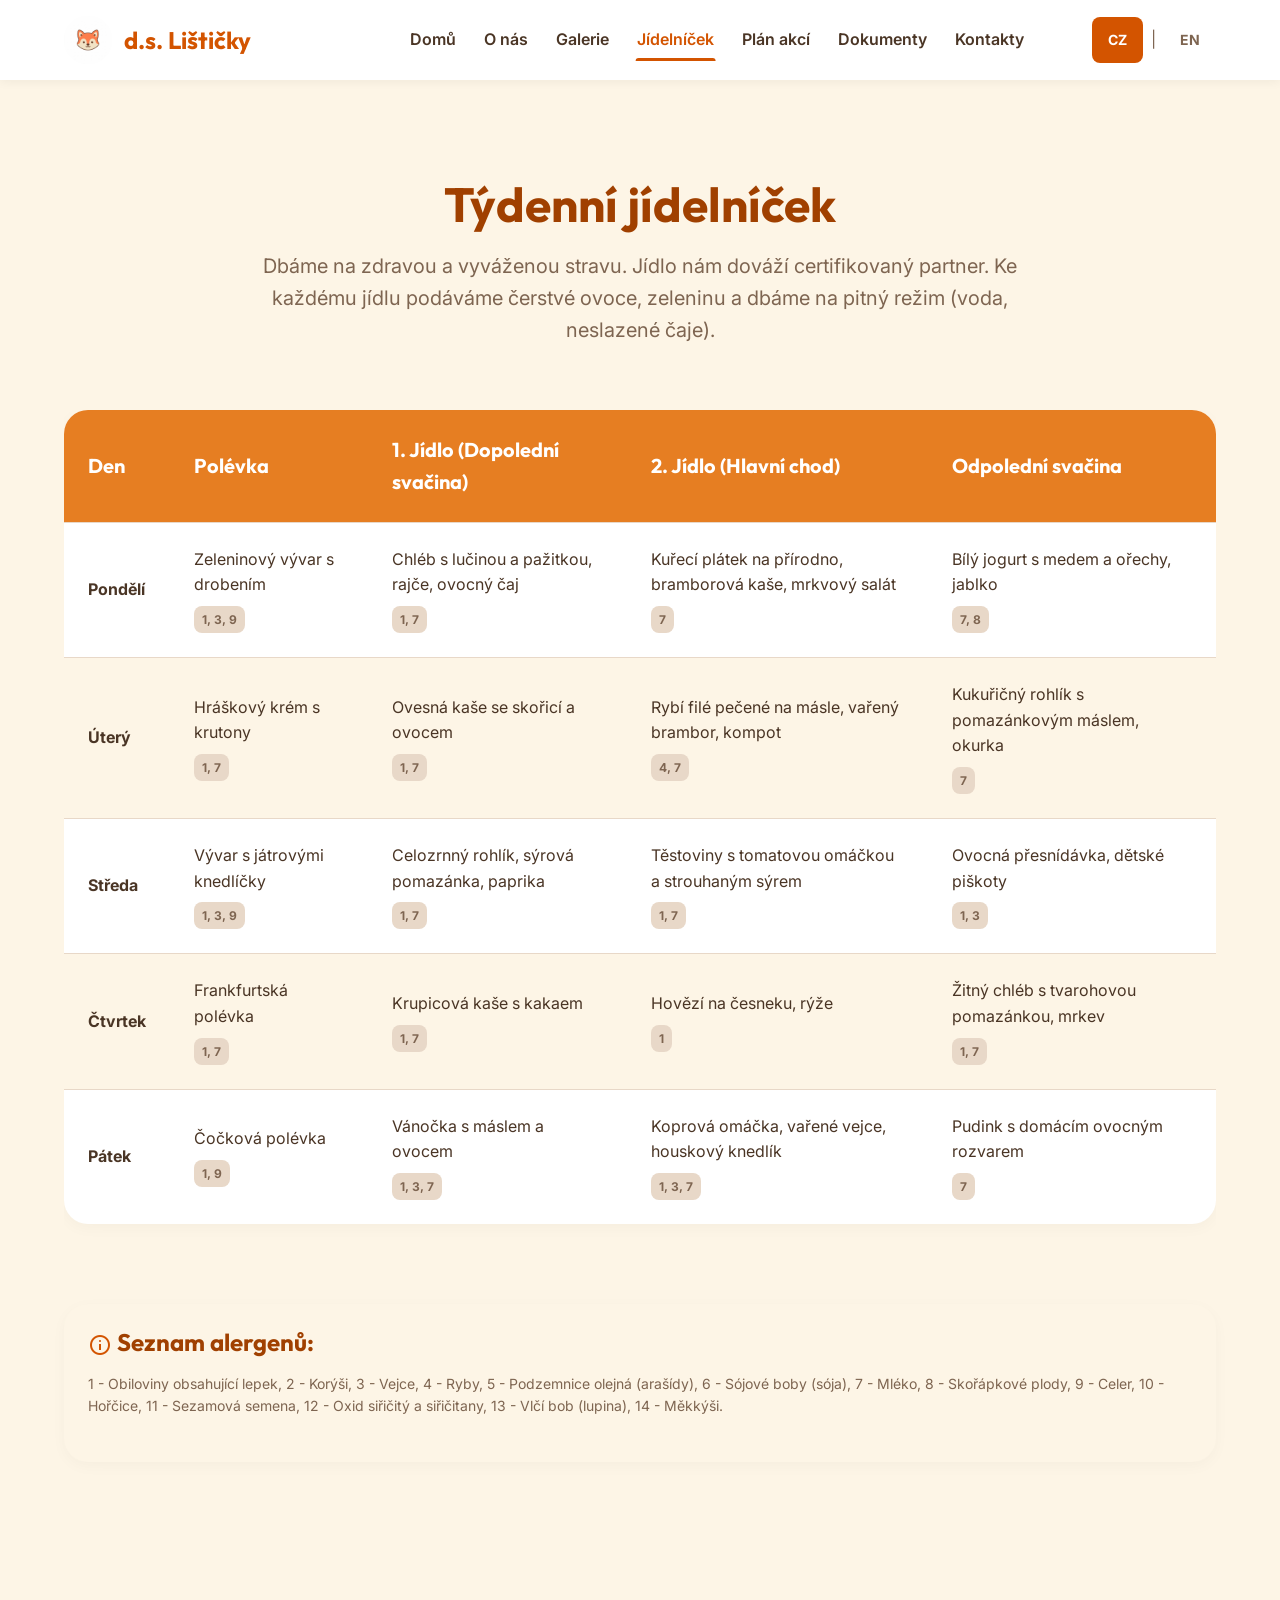
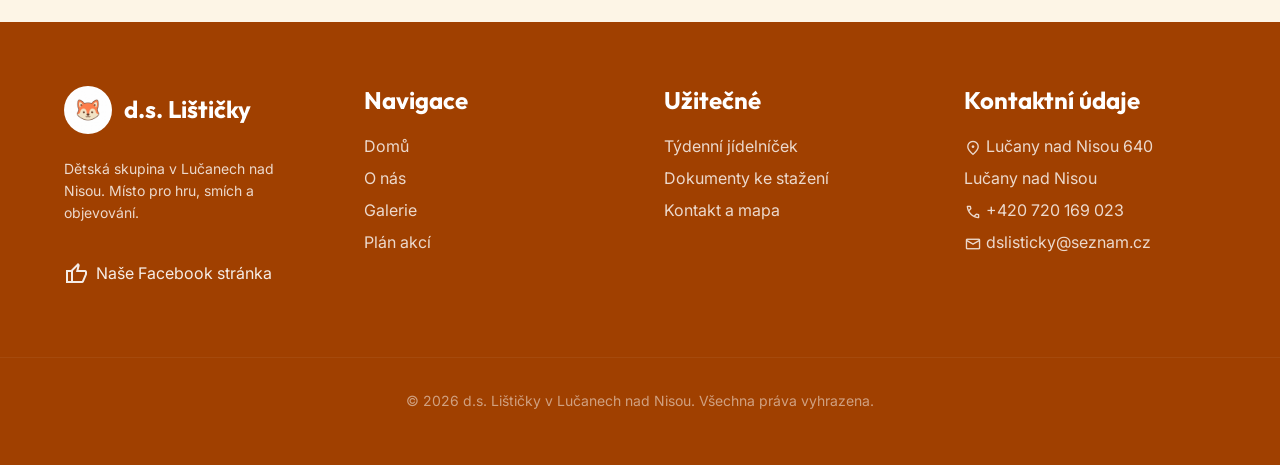
<file: jidelnicek.html>
<!DOCTYPE html>
<html lang="cs">

<head>
    <meta charset="UTF-8">
    <meta name="viewport" content="width=device-width, initial-scale=1.0">
    <title>Týdenní jídelníček | d.s. Lištičky</title>
    <link rel="icon" href="images/logo.png" type="image/png">

    <link rel="preconnect" href="https://fonts.googleapis.com">
    <link rel="preconnect" href="https://fonts.gstatic.com" crossorigin>
    <link
        href="https://fonts.googleapis.com/css2?family=Inter:wght@400;600;700&family=Outfit:wght@400;700;800&display=swap"
        rel="stylesheet">
    <link href="https://fonts.googleapis.com/css2?family=Material+Symbols+Outlined:opsz,wght,FILL,GRAD@24,400,0,0"
        rel="stylesheet" />

    <link rel="stylesheet" href="style.css">
    <meta name="description"
        content="Týdenní jídelníček dětské skupiny Lištičky. Zdravé stravování pro vaše děti včetně rozpisu alergenů.">
</head>

<body>

    <!-- Hlavička a navigace -->
    <header class="site-header">
        <div class="container header-inner">
            <a href="index.html" class="logo">
                <img src="images/logo.png" alt="Lištičky logo">
                d.s. Lištičky
            </a>

            <input type="checkbox" id="menu-toggle" class="menu-toggle-checkbox">
            <label for="menu-toggle" class="menu-toggle-label" aria-label="Otevřít menu">
                <span class="icon">menu</span>
            </label>

            <div class="nav-container">
                <nav class="main-nav">
                    <ul>
                        <li><a href="index.html">Domů</a></li>
                        <li><a href="o-nas.html">O nás</a></li>
                        <li><a href="galerie.html">Galerie</a></li>
                        <li><a href="jidelnicek.html" class="active">Jídelníček</a></li>
                        <li><a href="plan-akci.html">Plán akcí</a></li>
                        <li><a href="dokumenty.html">Dokumenty</a></li>
                        <li><a href="kontakty.html">Kontakty</a></li>
                    </ul>
                </nav>

                <div class="lang-switch">
                    <a href="#" class="active">CZ</a>
                    <span class="text-muted">|</span>
                    <a href="#">EN</a>
                </div>
            </div>
        </div>
    </header>

    <!-- Hlavní obsah -->
    <main class="site-wrapper">
        <div class="container">

            <!-- Sekce: Týdenní jídelníček -->
            <section class="py-5">
                <div class="text-center mb-4">
                    <h1 class="page-title">Týdenní jídelníček</h1>
                    <p class="text-muted page-description">
                        Dbáme na zdravou a vyváženou stravu. Jídlo nám dováží certifikovaný partner. Ke každému jídlu
                        podáváme čerstvé ovoce, zeleninu a dbáme na pitný režim (voda, neslazené čaje).
                    </p>
                </div>

                <!-- Tabulka s jídelníčkem -->
                <div class="table-responsive">
                    <table class="menu-table">
                        <thead>
                            <tr>
                                <th>Den</th>
                                <th>Polévka</th>
                                <th>1. Jídlo (Dopolední svačina)</th>
                                <th>2. Jídlo (Hlavní chod)</th>
                                <th>Odpolední svačina</th>
                            </tr>
                        </thead>
                        <tbody>
                            <tr>
                                <td><strong>Pondělí</strong></td>
                                <td>Zeleninový vývar s drobením<br><span class="allergen-badge">1, 3, 9</span></td>
                                <td>Chléb s lučinou a pažitkou, rajče, ovocný čaj<br><span class="allergen-badge">1,
                                        7</span></td>
                                <td>Kuřecí plátek na přírodno, bramborová kaše, mrkvový salát<br><span
                                        class="allergen-badge">7</span></td>
                                <td>Bílý jogurt s medem a ořechy, jablko<br><span class="allergen-badge">7, 8</span>
                                </td>
                            </tr>

                            <tr>
                                <td><strong>Úterý</strong></td>
                                <td>Hráškový krém s krutony<br><span class="allergen-badge">1, 7</span></td>
                                <td>Ovesná kaše se skořicí a ovocem<br><span class="allergen-badge">1, 7</span></td>
                                <td>Rybí filé pečené na másle, vařený brambor, kompot<br><span class="allergen-badge">4,
                                        7</span></td>
                                <td>Kukuřičný rohlík s pomazánkovým máslem, okurka<br><span
                                        class="allergen-badge">7</span></td>
                            </tr>

                            <tr>
                                <td><strong>Středa</strong></td>
                                <td>Vývar s játrovými knedlíčky<br><span class="allergen-badge">1, 3, 9</span></td>
                                <td>Celozrnný rohlík, sýrová pomazánka, paprika<br><span class="allergen-badge">1,
                                        7</span></td>
                                <td>Těstoviny s tomatovou omáčkou a strouhaným sýrem<br><span class="allergen-badge">1,
                                        7</span></td>
                                <td>Ovocná přesnídávka, dětské piškoty<br><span class="allergen-badge">1, 3</span></td>
                            </tr>

                            <tr>
                                <td><strong>Čtvrtek</strong></td>
                                <td>Frankfurtská polévka<br><span class="allergen-badge">1, 7</span></td>
                                <td>Krupicová kaše s kakaem<br><span class="allergen-badge">1, 7</span></td>
                                <td>Hovězí na česneku, rýže<br><span class="allergen-badge">1</span></td>
                                <td>Žitný chléb s tvarohovou pomazánkou, mrkev<br><span class="allergen-badge">1,
                                        7</span></td>
                            </tr>

                            <tr>
                                <td><strong>Pátek</strong></td>
                                <td>Čočková polévka<br><span class="allergen-badge">1, 9</span></td>
                                <td>Vánočka s máslem a ovocem<br><span class="allergen-badge">1, 3, 7</span></td>
                                <td>Koprová omáčka, vařené vejce, houskový knedlík<br><span class="allergen-badge">1, 3,
                                        7</span></td>
                                <td>Pudink s domácím ovocným rozvarem<br><span class="allergen-badge">7</span></td>
                            </tr>
                        </tbody>
                    </table>
                </div>

                <!-- Seznam alergenů -->
                <div class="mt-4 card info-card">
                    <h3><span class="icon text-primary">info</span> Seznam alergenů:</h3>
                    <p class="text-muted text-sm mb-0">
                        1 - Obiloviny obsahující lepek, 2 - Korýši, 3 - Vejce, 4 - Ryby, 5 - Podzemnice olejná
                        (arašídy), 6 - Sójové boby (sója),
                        7 - Mléko, 8 - Skořápkové plody, 9 - Celer, 10 - Hořčice, 11 - Sezamová semena, 12 - Oxid
                        siřičitý a siřičitany,
                        13 - Vlčí bob (lupina), 14 - Měkkýši.
                    </p>
                </div>
            </section>

        </div>
    </main>

    <!-- Patička -->
    <footer class="site-footer">
        <div class="container footer-inner">
            <div>
                <a href="index.html" class="logo footer-logo">
                    <img src="images/logo.png" alt="Lištičky logo">
                    d.s. Lištičky
                </a>
                <p class="footer-description">Dětská skupina v Lučanech
                    nad Nisou. Místo pro hru, smích a objevování.</p>
                <a href="https://www.facebook.com/lisacilucany?locale=cs_CZ" target="_blank" rel="noopener noreferrer"
                    class="footer-social-link">
                    <span class="icon">thumb_up</span> Naše Facebook stránka
                </a>
            </div>
            <div>
                <h3 class="footer-heading">Navigace</h3>
                <ul class="footer-list">
                    <li><a href="index.html">Domů</a></li>
                    <li><a href="o-nas.html">O nás</a></li>
                    <li><a href="galerie.html">Galerie</a></li>
                    <li><a href="plan-akci.html">Plán akcí</a></li>
                </ul>
            </div>
            <div>
                <h3 class="footer-heading">Užitečné</h3>
                <ul class="footer-list">
                    <li><a href="jidelnicek.html">Týdenní jídelníček</a></li>
                    <li><a href="dokumenty.html">Dokumenty ke stažení</a></li>
                    <li><a href="kontakty.html">Kontakt a mapa</a></li>
                </ul>
            </div>
            <div>
                <h3 class="footer-heading">Kontaktní údaje</h3>
                <ul class="footer-list">
                    <li><span class="icon footer-icon">location_on</span> Lučany
                        nad Nisou 640<br>Lučany nad Nisou</li>
                    <li><span class="icon footer-icon">phone</span> <a href="tel:+420720169023">+420 720 169 023</a>
                    </li>
                    <li><span class="icon footer-icon">mail</span> <a
                            href="mailto:dslisticky@seznam.cz">dslisticky@seznam.cz</a></li>
                </ul>
            </div>
        </div>
        <div class="text-center footer-bottom">
            <p>&copy; 2026 d.s. Lištičky v Lučanech nad Nisou. Všechna práva vyhrazena.</p>
        </div>
    </footer>

</body>

</html>
</file>
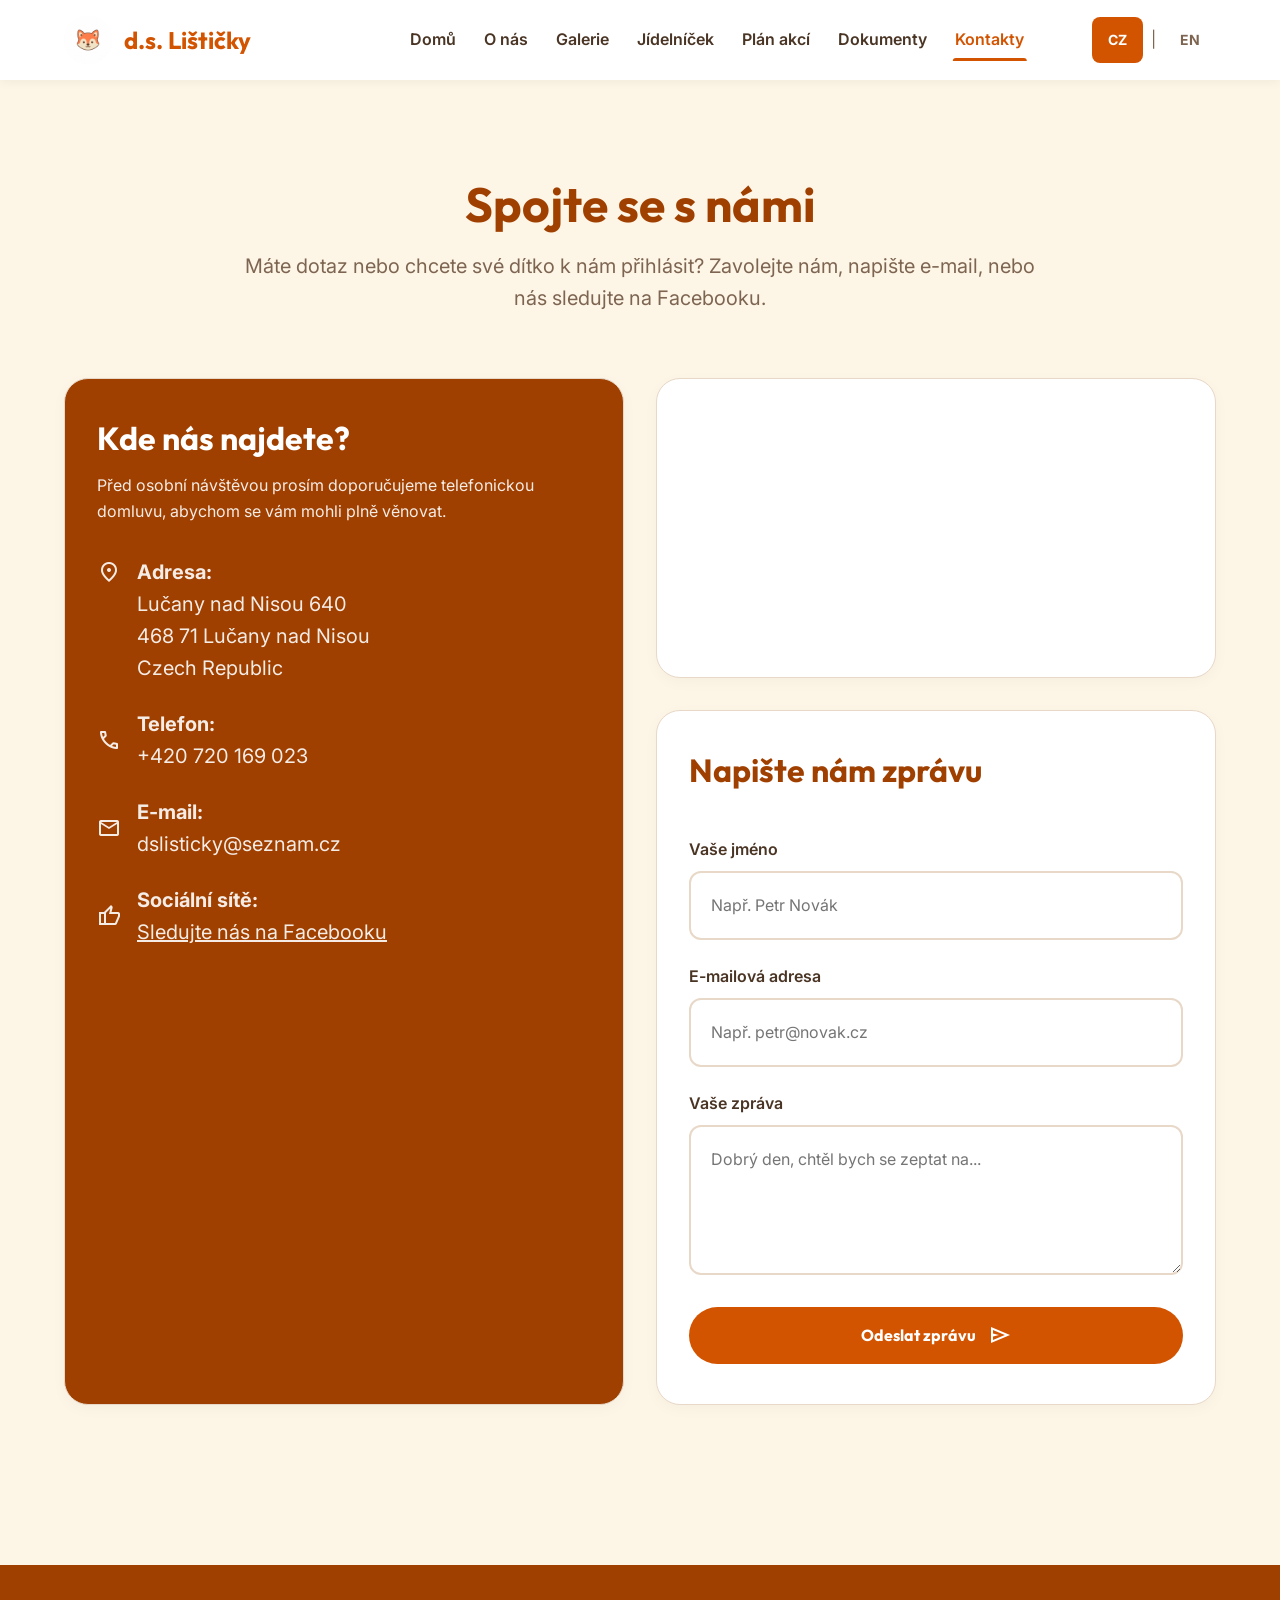
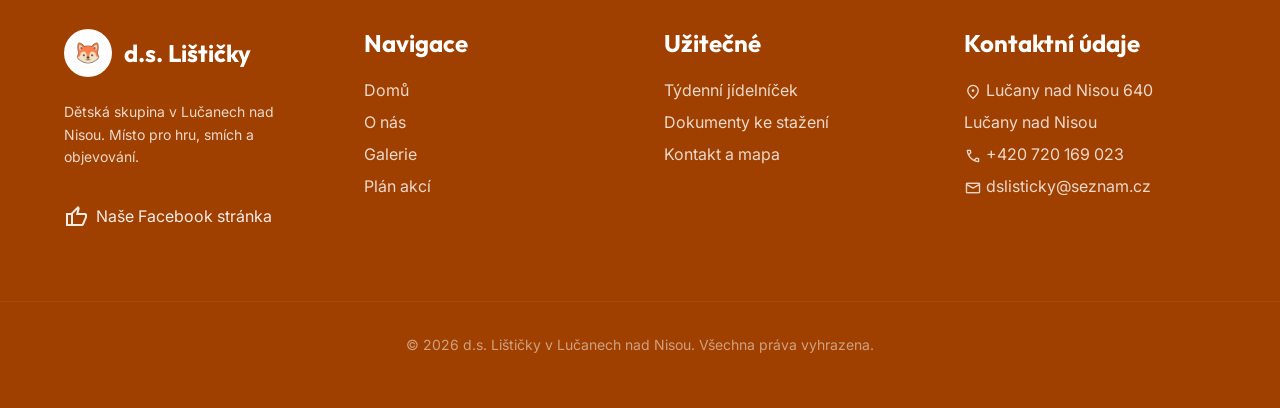
<file: kontakty.html>
<!DOCTYPE html>
<html lang="cs">

<head>
    <meta charset="UTF-8">
    <meta name="viewport" content="width=device-width, initial-scale=1.0">
    <title>Kontakty | d.s. Lištičky</title>
    <link rel="icon" href="images/logo.png" type="image/png">

    <link rel="preconnect" href="https://fonts.googleapis.com">
    <link rel="preconnect" href="https://fonts.gstatic.com" crossorigin>
    <link
        href="https://fonts.googleapis.com/css2?family=Inter:wght@400;600;700&family=Outfit:wght@400;700;800&display=swap"
        rel="stylesheet">
    <link href="https://fonts.googleapis.com/css2?family=Material+Symbols+Outlined:opsz,wght,FILL,GRAD@24,400,0,0"
        rel="stylesheet" />

    <link rel="stylesheet" href="style.css">
    <meta name="description"
        content="Kontaktujte dětskou skupinu Lištičky. Najdete nás v Lučanech nad Nisou. Těšíme se na vás.">
</head>

<body>

    <!-- Hlavička a navigace -->
    <header class="site-header">
        <div class="container header-inner">
            <a href="index.html" class="logo">
                <img src="images/logo.png" alt="Lištičky logo">
                d.s. Lištičky
            </a>

            <input type="checkbox" id="menu-toggle" class="menu-toggle-checkbox">
            <label for="menu-toggle" class="menu-toggle-label" aria-label="Otevřít menu">
                <span class="icon">menu</span>
            </label>

            <div class="nav-container">
                <nav class="main-nav">
                    <ul>
                        <li><a href="index.html">Domů</a></li>
                        <li><a href="o-nas.html">O nás</a></li>
                        <li><a href="galerie.html">Galerie</a></li>
                        <li><a href="jidelnicek.html">Jídelníček</a></li>
                        <li><a href="plan-akci.html">Plán akcí</a></li>
                        <li><a href="dokumenty.html">Dokumenty</a></li>
                        <li><a href="kontakty.html" class="active">Kontakty</a></li>
                    </ul>
                </nav>

                <div class="lang-switch">
                    <a href="#" class="active">CZ</a>
                    <span class="text-muted">|</span>
                    <a href="#">EN</a>
                </div>
            </div>
        </div>
    </header>

    <!-- Hlavní obsah -->
    <main class="site-wrapper">
        <div class="container">

            <!-- Kontaktní informace a formulář -->
            <section class="py-5">
                <div class="text-center mb-4">
                    <h1 class="page-title">Spojte se s námi</h1>
                    <p class="text-muted page-description">
                        Máte dotaz nebo chcete své dítko k nám přihlásit? Zavolejte nám, napište e-mail, nebo nás
                        sledujte na Facebooku.
                    </p>
                </div>

                <div class="grid-2">
                    <!-- Kde nás najdete -->
                    <div class="card contact-info-card">
                        <h2 class="contact-info-title">Kde nás najdete?</h2>
                        <p class="contact-info-desc">Před osobní návštěvou prosím doporučujeme
                            telefonickou domluvu, abychom se vám mohli plně věnovat.</p>

                        <ul class="contact-list">
                            <li class="contact-item align-start">
                                <span class="icon icon-offset">location_on</span>
                                <div>
                                    <strong>Adresa:</strong><br>
                                    Lučany nad Nisou 640<br>
                                    468 71 Lučany nad Nisou<br>
                                    Czech Republic
                                </div>
                            </li>
                            <li class="contact-item">
                                <span class="icon">phone</span>
                                <div>
                                    <strong>Telefon:</strong><br>
                                    <a href="tel:+420720169023" class="contact-link">+420 720 169 023</a>
                                </div>
                            </li>
                            <li class="contact-item">
                                <span class="icon">mail</span>
                                <div>
                                    <strong>E-mail:</strong><br>
                                    <a href="mailto:dslisticky@seznam.cz" class="contact-link">dslisticky@seznam.cz</a>
                                </div>
                            </li>
                            <li class="contact-item">
                                <span class="icon">thumb_up</span>
                                <div>
                                    <strong>Sociální sítě:</strong><br>
                                    <a href="https://www.facebook.com/lisacilucany?locale=cs_CZ" target="_blank"
                                        rel="noopener noreferrer" class="contact-link underline">Sledujte nás na
                                        Facebooku</a>
                                </div>
                            </li>
                        </ul>
                    </div>

                    <!-- Mapa a formulář -->
                    <div class="contact-form-wrapper">
                        <div class="card map-container">
                            <iframe
                                src="https://www.google.com/maps/embed?pb=!1m18!1m12!1m3!1d4800.159889874758!2d15.221454897128512!3d50.73819928979805!2m3!1f0!2f0!3f0!3m2!1i1024!2i768!4f13.1!3m3!1m2!1s0x470ecb6c809f9cef%3A0x67f95fdb1ccb7939!2zRMSbdHNrw6Egc2t1cGluYSBMacWhdGnEjWt5!5e1!3m2!1scs!2scz!4v1778750817820!5m2!1scs!2scz"
                                width="600" height="450" class="map-iframe" allowfullscreen="" loading="lazy"
                                referrerpolicy="no-referrer-when-downgrade">
                            </iframe>
                        </div>

                        <div class="card">
                            <h2>Napište nám zprávu</h2>
                            <form action="#" method="get" class="mt-2">
                                <div class="form-group">
                                    <label for="jmeno" class="form-label">Vaše jméno</label>
                                    <input type="text" id="jmeno" name="jmeno" class="form-control"
                                        placeholder="Např. Petr Novák" required>
                                </div>

                                <div class="form-group">
                                    <label for="email" class="form-label">E-mailová adresa</label>
                                    <input type="email" id="email" name="email" class="form-control"
                                        placeholder="Např. petr@novak.cz" required>
                                </div>

                                <div class="form-group">
                                    <label for="zprava" class="form-label">Vaše zpráva</label>
                                    <textarea id="zprava" name="zprava" class="form-control"
                                        placeholder="Dobrý den, chtěl bych se zeptat na..." required></textarea>
                                </div>

                                <button type="submit" class="btn w-100">
                                    Odeslat zprávu <span class="icon">send</span>
                                </button>
                            </form>
                        </div>
                    </div>
                </div>
            </section>

        </div>
    </main>

    <!-- Patička -->
    <footer class="site-footer">
        <div class="container footer-inner">
            <div>
                <a href="index.html" class="logo footer-logo">
                    <img src="images/logo.png" alt="Lištičky logo">
                    d.s. Lištičky
                </a>
                <p class="footer-description">Dětská skupina v Lučanech
                    nad Nisou. Místo pro hru, smích a objevování.</p>
                <a href="https://www.facebook.com/lisacilucany?locale=cs_CZ" target="_blank" rel="noopener noreferrer"
                    class="footer-social-link">
                    <span class="icon">thumb_up</span> Naše Facebook stránka
                </a>
            </div>
            <div>
                <h3 class="footer-heading">Navigace</h3>
                <ul class="footer-list">
                    <li><a href="index.html">Domů</a></li>
                    <li><a href="o-nas.html">O nás</a></li>
                    <li><a href="galerie.html">Galerie</a></li>
                    <li><a href="plan-akci.html">Plán akcí</a></li>
                </ul>
            </div>
            <div>
                <h3 class="footer-heading">Užitečné</h3>
                <ul class="footer-list">
                    <li><a href="jidelnicek.html">Týdenní jídelníček</a></li>
                    <li><a href="dokumenty.html">Dokumenty ke stažení</a></li>
                    <li><a href="kontakty.html">Kontakt a mapa</a></li>
                </ul>
            </div>
            <div>
                <h3 class="footer-heading">Kontaktní údaje</h3>
                <ul class="footer-list">
                    <li><span class="icon footer-icon">location_on</span> Lučany
                        nad Nisou 640<br>Lučany nad Nisou</li>
                    <li><span class="icon footer-icon">phone</span> <a href="tel:+420720169023">+420 720 169 023</a>
                    </li>
                    <li><span class="icon footer-icon">mail</span> <a
                            href="mailto:dslisticky@seznam.cz">dslisticky@seznam.cz</a></li>
                </ul>
            </div>
        </div>
        <div class="text-center footer-bottom">
            <p>&copy; 2026 d.s. Lištičky v Lučanech nad Nisou. Všechna práva vyhrazena.</p>
        </div>
    </footer>

</body>

</html>
</file>
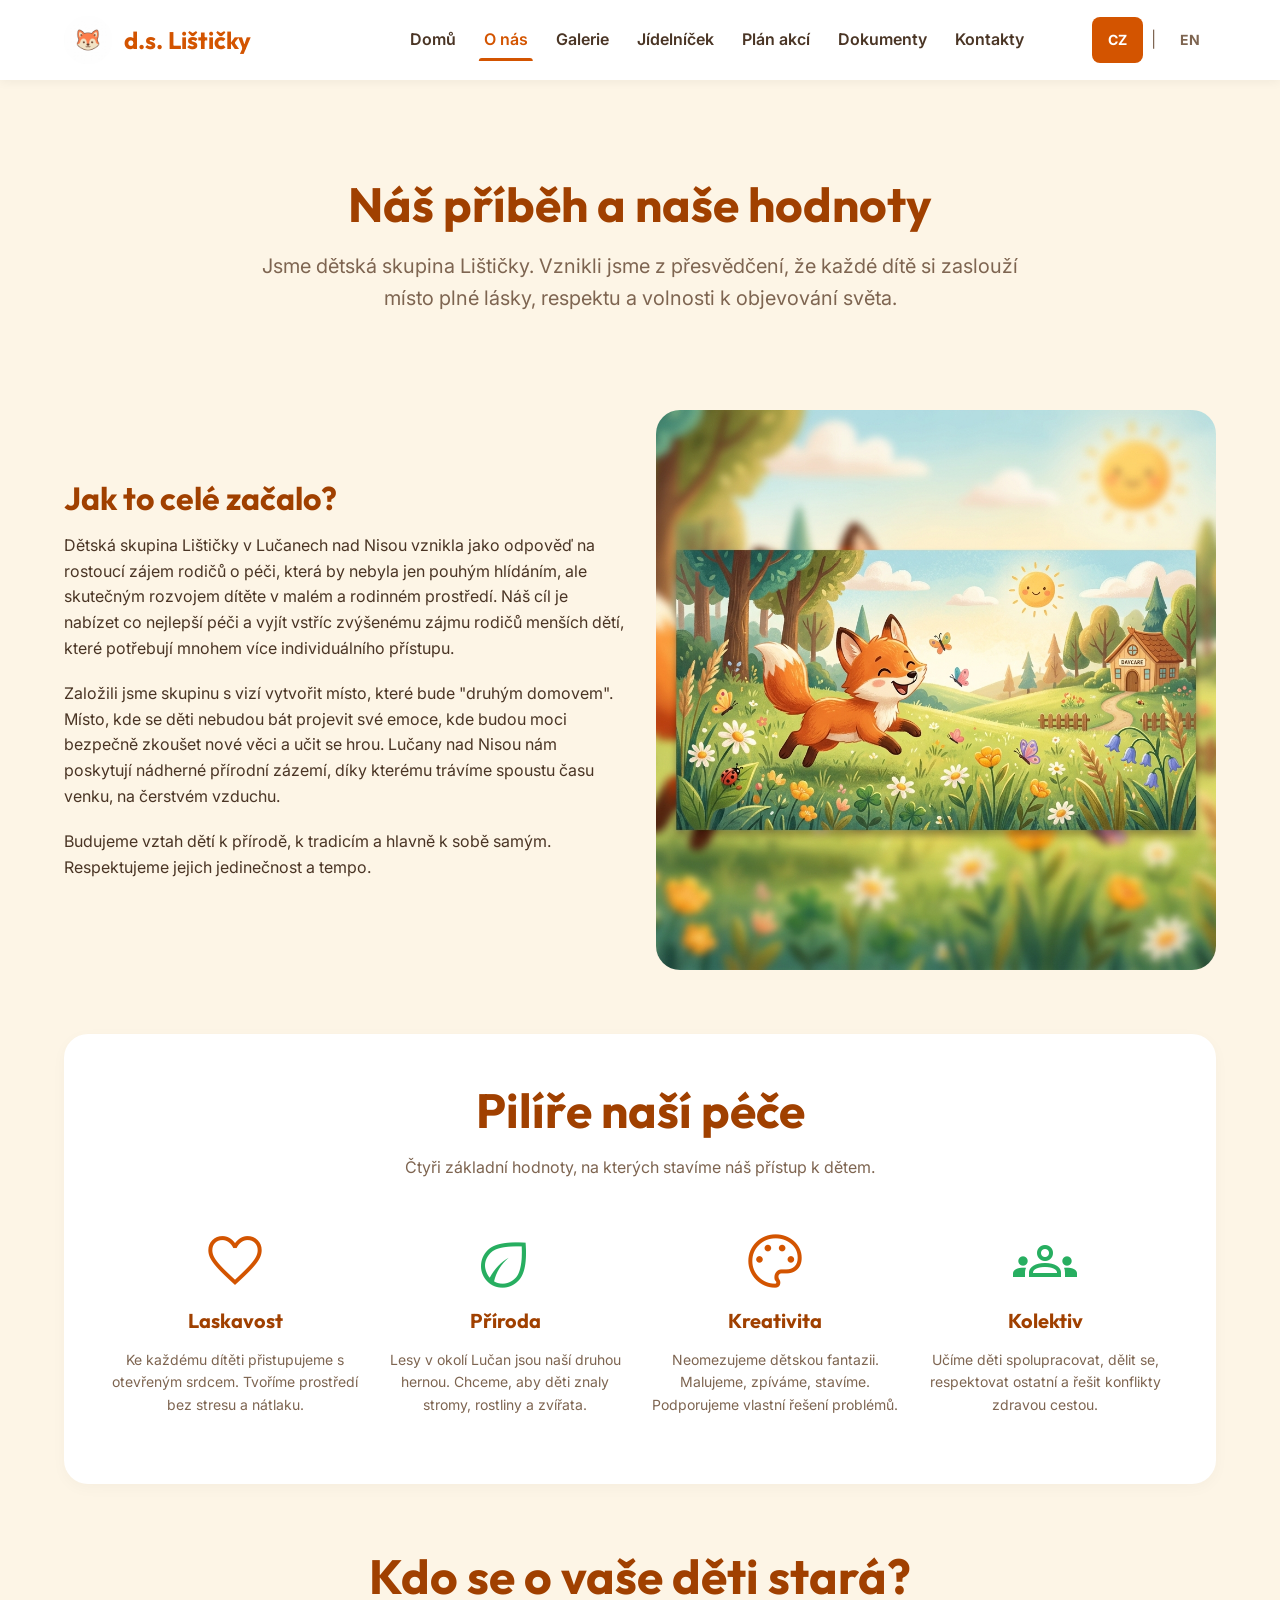
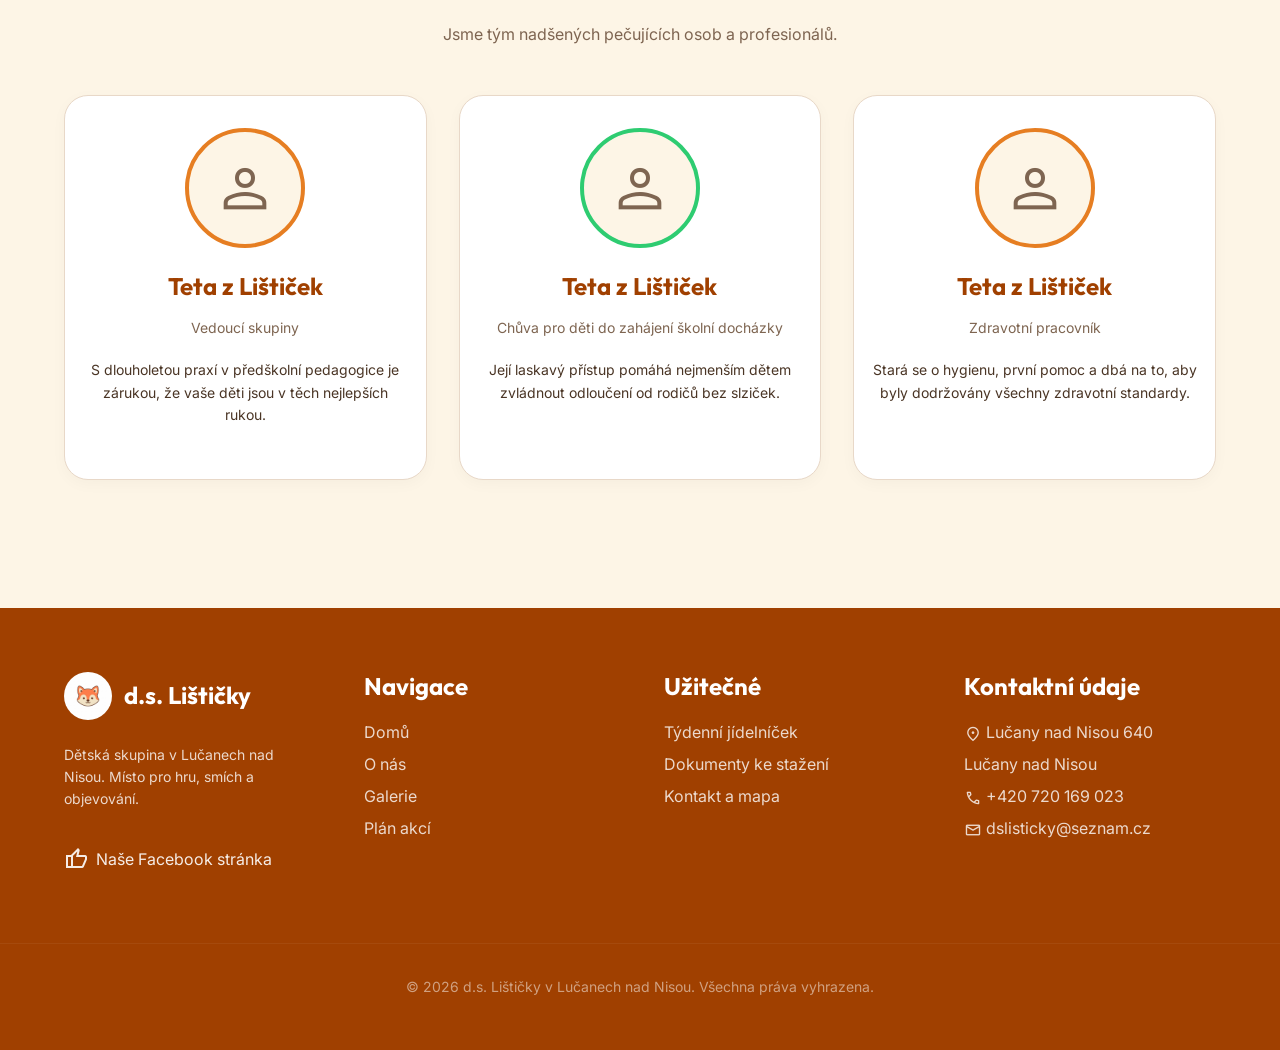
<file: o-nas.html>
<!DOCTYPE html>
<html lang="cs">

<head>
    <meta charset="UTF-8">
    <meta name="viewport" content="width=device-width, initial-scale=1.0">
    <title>O nás | d.s. Lištičky</title>
    <link rel="icon" href="images/logo.png" type="image/png">

    <link rel="preconnect" href="https://fonts.googleapis.com">
    <link rel="preconnect" href="https://fonts.gstatic.com" crossorigin>
    <link
        href="https://fonts.googleapis.com/css2?family=Inter:wght@400;600;700&family=Outfit:wght@400;700;800&display=swap"
        rel="stylesheet">
    <link href="https://fonts.googleapis.com/css2?family=Material+Symbols+Outlined:opsz,wght,FILL,GRAD@24,400,0,0"
        rel="stylesheet" />

    <link rel="stylesheet" href="style.css">
    <meta name="description"
        content="Přečtěte si příběh dětské skupiny Lištičky v Lučanech nad Nisou. Náš přístup, náš tým a naše hodnoty.">
</head>

<body>

    <!-- Hlavička a navigace -->
    <header class="site-header">
        <div class="container header-inner">
            <a href="index.html" class="logo">
                <img src="images/logo.png" alt="Lištičky logo">
                d.s. Lištičky
            </a>

            <input type="checkbox" id="menu-toggle" class="menu-toggle-checkbox">
            <label for="menu-toggle" class="menu-toggle-label" aria-label="Otevřít menu">
                <span class="icon">menu</span>
            </label>

            <div class="nav-container">
                <nav class="main-nav">
                    <ul>
                        <li><a href="index.html">Domů</a></li>
                        <li><a href="o-nas.html" class="active">O nás</a></li>
                        <li><a href="galerie.html">Galerie</a></li>
                        <li><a href="jidelnicek.html">Jídelníček</a></li>
                        <li><a href="plan-akci.html">Plán akcí</a></li>
                        <li><a href="dokumenty.html">Dokumenty</a></li>
                        <li><a href="kontakty.html">Kontakty</a></li>
                    </ul>
                </nav>

                <div class="lang-switch">
                    <a href="#" class="active">CZ</a>
                    <span class="text-muted">|</span>
                    <a href="#">EN</a>
                </div>
            </div>
        </div>
    </header>

    <!-- Hlavní obsah -->
    <main class="site-wrapper">
        <div class="container">

            <!-- Úvodní sekce - Náš příběh -->
            <section class="py-5 text-center">
                <h1 class="page-title">Náš příběh a naše hodnoty</h1>
                <p class="text-muted page-description">
                    Jsme dětská skupina Lištičky. Vznikli jsme z přesvědčení, že každé dítě si zaslouží místo plné
                    lásky, respektu a volnosti k objevování světa.
                </p>
            </section>

            <!-- Sekce: Jak to celé začalo -->
            <section class="mb-4">
                <div class="grid-2">
                    <div>
                        <h2>Jak to celé začalo?</h2>
                        <p>
                            Dětská skupina Lištičky v Lučanech nad Nisou vznikla jako odpověď na rostoucí zájem rodičů o
                            péči,
                            která by nebyla jen pouhým hlídáním, ale skutečným rozvojem dítěte v malém a rodinném
                            prostředí.
                            Náš cíl je nabízet co nejlepší péči a vyjít vstříc zvýšenému zájmu rodičů menších dětí,
                            které potřebují mnohem více individuálního přístupu.
                        </p>
                        <p>
                            Založili jsme skupinu s vizí vytvořit místo, které bude "druhým domovem". Místo, kde se děti
                            nebudou bát projevit své emoce,
                            kde budou moci bezpečně zkoušet nové věci a učit se hrou. Lučany nad Nisou nám poskytují
                            nádherné přírodní zázemí,
                            díky kterému trávíme spoustu času venku, na čerstvém vzduchu.
                        </p>
                        <p>
                            Budujeme vztah dětí k přírodě, k tradicím a hlavně k sobě samým. Respektujeme jejich
                            jedinečnost a tempo.
                        </p>
                    </div>
                    <div class="about-image-wrapper">
                        <img src="images/hero.png" alt="Obrázek dětí venku">
                    </div>
                </div>
            </section>

            <!-- Sekce: Pilíře naší péče -->
            <section class="bg-white shadow about-pillars-section">
                <div class="section-title">
                    <h2>Pilíře naší péče</h2>
                    <p class="text-muted">Čtyři základní hodnoty, na kterých stavíme náš přístup k dětem.</p>
                </div>

                <div class="grid-4">
                    <div class="text-center">
                        <span class="icon text-primary pillar-icon">favorite</span>
                        <h4>Laskavost</h4>
                        <p class="text-muted text-sm">Ke každému dítěti přistupujeme s
                            otevřeným srdcem. Tvoříme prostředí bez stresu a nátlaku.</p>
                    </div>
                    <div class="text-center">
                        <span class="icon text-secondary pillar-icon">eco</span>
                        <h4>Příroda</h4>
                        <p class="text-muted text-sm">Lesy v okolí Lučan jsou naší
                            druhou hernou. Chceme, aby děti znaly stromy, rostliny a zvířata.</p>
                    </div>
                    <div class="text-center">
                        <span class="icon text-primary pillar-icon">palette</span>
                        <h4>Kreativita</h4>
                        <p class="text-muted text-sm">Neomezujeme dětskou fantazii.
                            Malujeme, zpíváme, stavíme. Podporujeme vlastní řešení problémů.</p>
                    </div>
                    <div class="text-center">
                        <span class="icon text-secondary pillar-icon">groups</span>
                        <h4>Kolektiv</h4>
                        <p class="text-muted text-sm">Učíme děti spolupracovat, dělit
                            se, respektovat ostatní a řešit konflikty zdravou cestou.</p>
                    </div>
                </div>
            </section>

            <!-- Sekce: Náš tým -->
            <section class="mb-4">
                <div class="section-title">
                    <h2>Kdo se o vaše děti stará?</h2>
                    <p class="text-muted">Jsme tým nadšených pečujících osob a profesionálů.</p>
                </div>

                <div class="grid-3">
                    <div class="card text-center team-card">
                        <div class="team-avatar primary">
                            <span class="icon team-avatar-icon">person</span>
                        </div>
                        <h3>Teta z Lištiček</h3>
                        <p class="text-muted text-sm">Vedoucí skupiny</p>
                        <p class="text-sm">S dlouholetou praxí v předškolní pedagogice je
                            zárukou, že vaše děti jsou v těch nejlepších rukou.</p>
                    </div>
                    <div class="card text-center team-card">
                        <div class="team-avatar secondary">
                            <span class="icon team-avatar-icon">person</span>
                        </div>
                        <h3>Teta z Lištiček</h3>
                        <p class="text-muted text-sm">Chůva pro děti do zahájení školní docházky</p>
                        <p class="text-sm">Její laskavý přístup pomáhá nejmenším dětem zvládnout
                            odloučení od rodičů bez slziček.</p>
                    </div>
                    <div class="card text-center team-card">
                        <div class="team-avatar primary">
                            <span class="icon team-avatar-icon">person</span>
                        </div>
                        <h3>Teta z Lištiček</h3>
                        <p class="text-muted text-sm">Zdravotní pracovník</p>
                        <p class="text-sm">Stará se o hygienu, první pomoc a dbá na to, aby byly
                            dodržovány všechny zdravotní standardy.</p>
                    </div>
                </div>
            </section>

        </div>
    </main>

    <!-- Patička -->
    <footer class="site-footer">
        <div class="container footer-inner">
            <div>
                <a href="index.html" class="logo footer-logo">
                    <img src="images/logo.png" alt="Lištičky logo">
                    d.s. Lištičky
                </a>
                <p class="footer-description">Dětská skupina v Lučanech
                    nad Nisou. Místo pro hru, smích a objevování.</p>
                <a href="https://www.facebook.com/lisacilucany?locale=cs_CZ" target="_blank" rel="noopener noreferrer"
                    class="footer-social-link">
                    <span class="icon">thumb_up</span> Naše Facebook stránka
                </a>
            </div>
            <div>
                <h3 class="footer-heading">Navigace</h3>
                <ul class="footer-list">
                    <li><a href="index.html">Domů</a></li>
                    <li><a href="o-nas.html">O nás</a></li>
                    <li><a href="galerie.html">Galerie</a></li>
                    <li><a href="plan-akci.html">Plán akcí</a></li>
                </ul>
            </div>
            <div>
                <h3 class="footer-heading">Užitečné</h3>
                <ul class="footer-list">
                    <li><a href="jidelnicek.html">Týdenní jídelníček</a></li>
                    <li><a href="dokumenty.html">Dokumenty ke stažení</a></li>
                    <li><a href="kontakty.html">Kontakt a mapa</a></li>
                </ul>
            </div>
            <div>
                <h3 class="footer-heading">Kontaktní údaje</h3>
                <ul class="footer-list">
                    <li><span class="icon footer-icon">location_on</span> Lučany
                        nad Nisou 640<br>Lučany nad Nisou</li>
                    <li><span class="icon footer-icon">phone</span> <a href="tel:+420720169023">+420 720 169 023</a>
                    </li>
                    <li><span class="icon footer-icon">mail</span> <a
                            href="mailto:dslisticky@seznam.cz">dslisticky@seznam.cz</a></li>
                </ul>
            </div>
        </div>
        <div class="text-center footer-bottom">
            <p>&copy; 2026 d.s. Lištičky v Lučanech nad Nisou. Všechna práva vyhrazena.</p>
        </div>
    </footer>

</body>

</html>
</file>
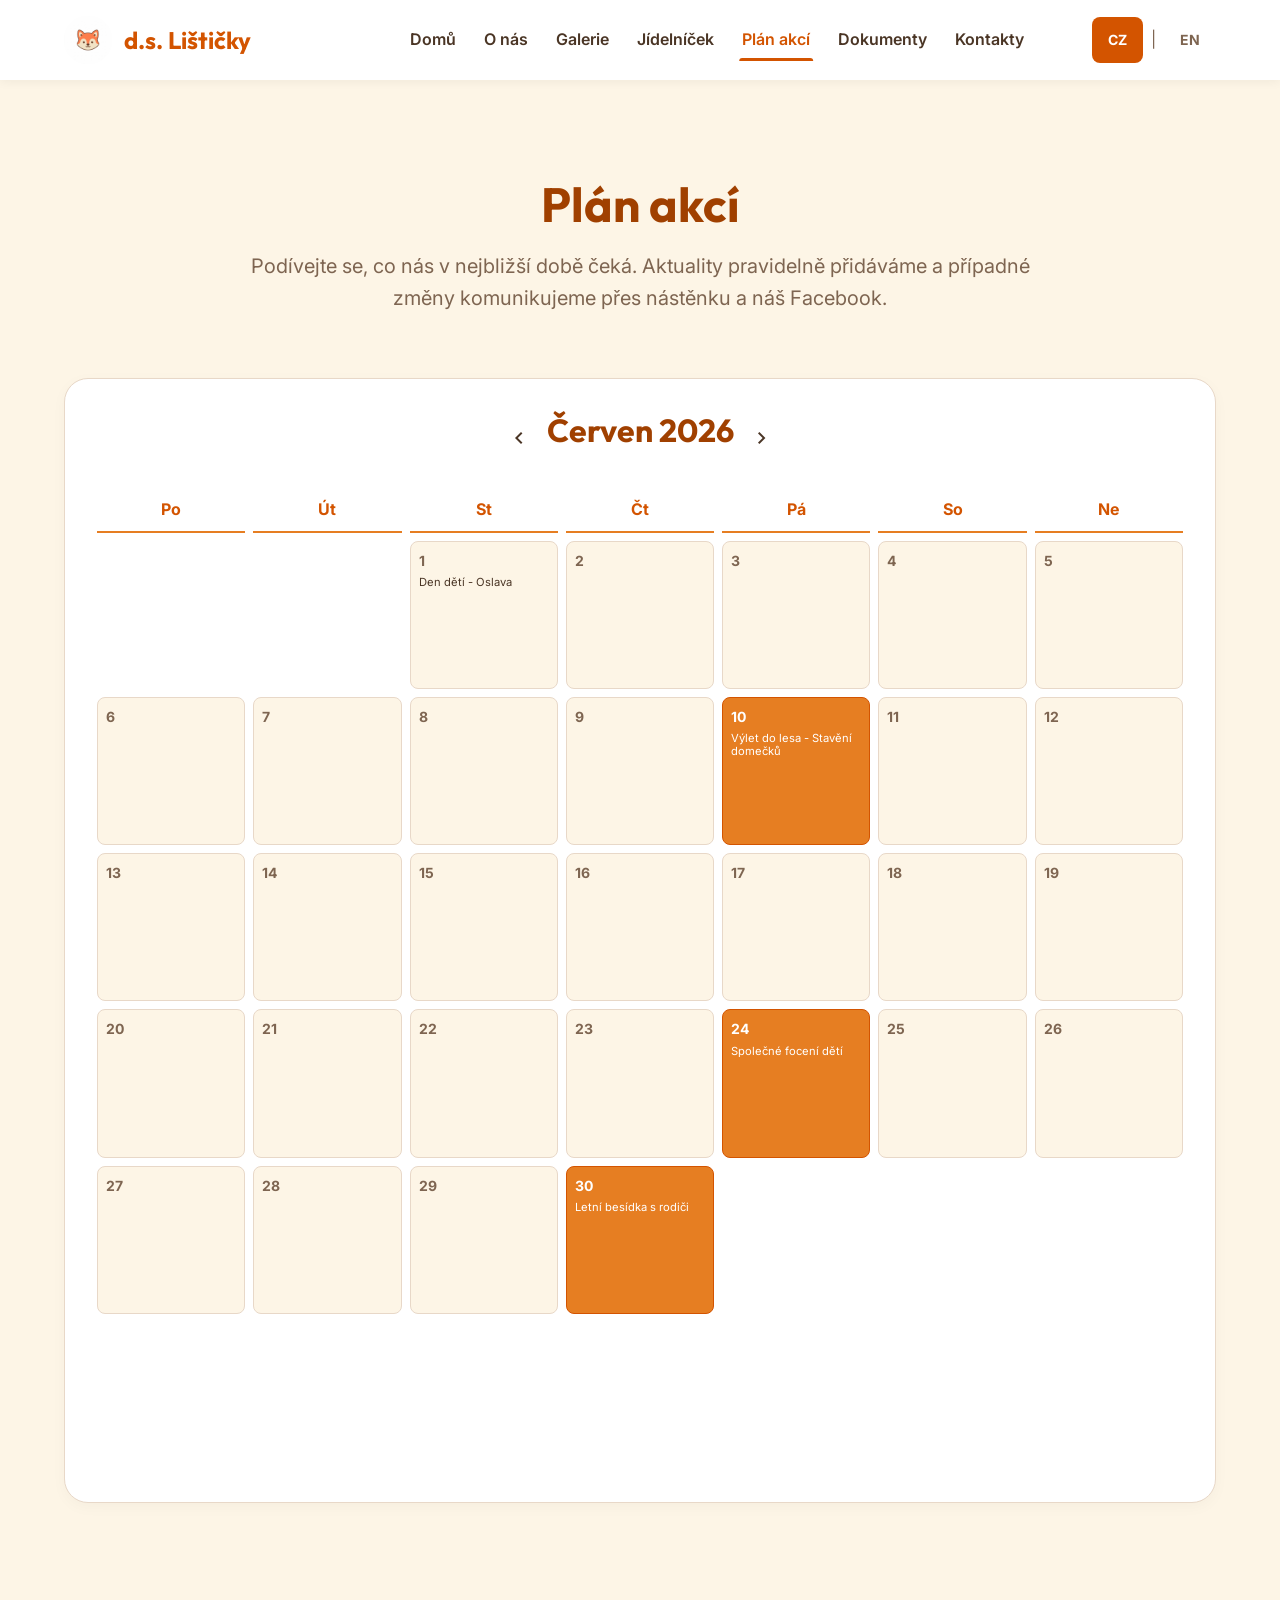
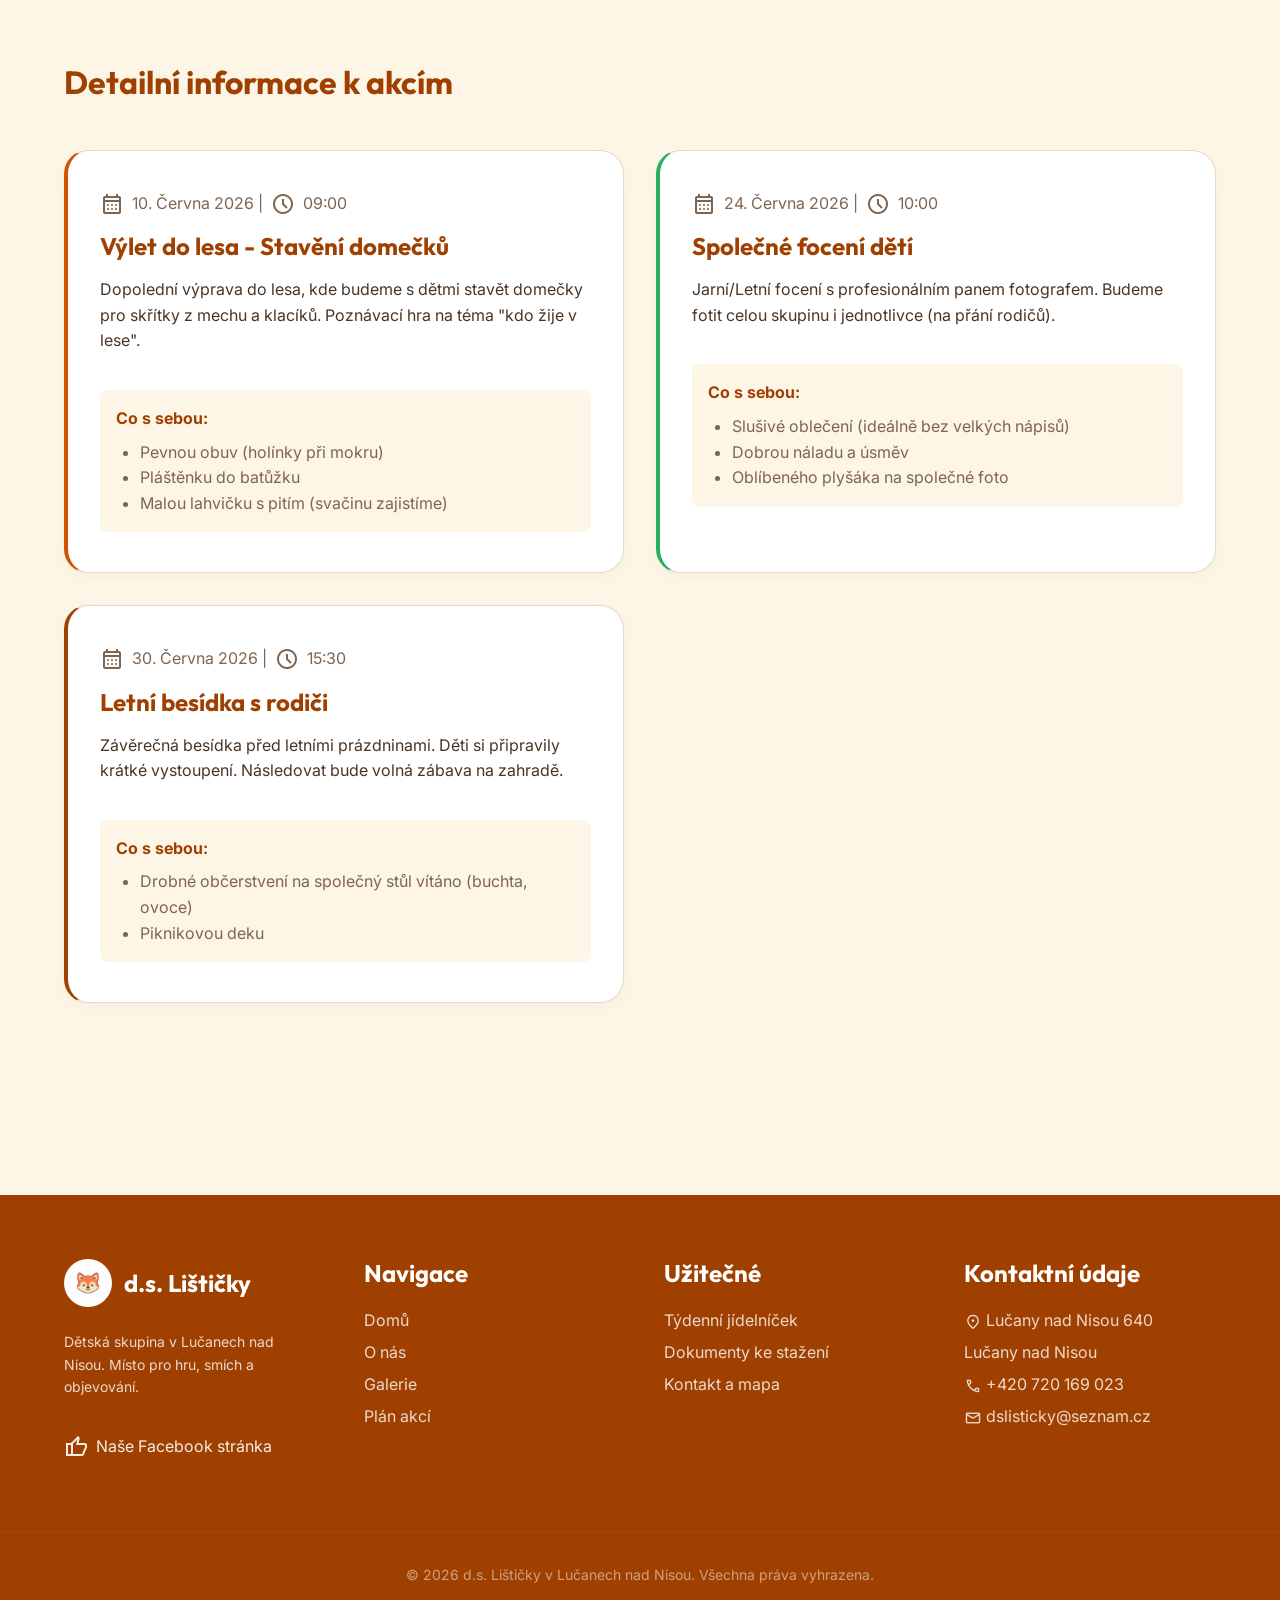
<file: plan-akci.html>
<!DOCTYPE html>
<html lang="cs">

<head>
    <meta charset="UTF-8">
    <meta name="viewport" content="width=device-width, initial-scale=1.0">
    <title>Plán akcí | d.s. Lištičky</title>
    <link rel="icon" href="images/logo.png" type="image/png">

    <link rel="preconnect" href="https://fonts.googleapis.com">
    <link rel="preconnect" href="https://fonts.gstatic.com" crossorigin>
    <link
        href="https://fonts.googleapis.com/css2?family=Inter:wght@400;600;700&family=Outfit:wght@400;700;800&display=swap"
        rel="stylesheet">
    <link href="https://fonts.googleapis.com/css2?family=Material+Symbols+Outlined:opsz,wght,FILL,GRAD@24,400,0,0"
        rel="stylesheet" />

    <link rel="stylesheet" href="style.css">
    <meta name="description"
        content="Kalendář akcí v dětské skupině Lištičky. Výlety, tvoření a oslavy pro děti v Lučanech nad Nisou.">
</head>

<body>

    <!-- Hlavička a navigace -->
    <header class="site-header">
        <div class="container header-inner">
            <a href="index.html" class="logo">
                <img src="images/logo.png" alt="Lištičky logo">
                d.s. Lištičky
            </a>

            <input type="checkbox" id="menu-toggle" class="menu-toggle-checkbox">
            <label for="menu-toggle" class="menu-toggle-label" aria-label="Otevřít menu">
                <span class="icon">menu</span>
            </label>

            <div class="nav-container">
                <nav class="main-nav">
                    <ul>
                        <li><a href="index.html">Domů</a></li>
                        <li><a href="o-nas.html">O nás</a></li>
                        <li><a href="galerie.html">Galerie</a></li>
                        <li><a href="jidelnicek.html">Jídelníček</a></li>
                        <li><a href="plan-akci.html" class="active">Plán akcí</a></li>
                        <li><a href="dokumenty.html">Dokumenty</a></li>
                        <li><a href="kontakty.html">Kontakty</a></li>
                    </ul>
                </nav>

                <div class="lang-switch">
                    <a href="#" class="active">CZ</a>
                    <span class="text-muted">|</span>
                    <a href="#">EN</a>
                </div>
            </div>
        </div>
    </header>

    <!-- Hlavní obsah -->
    <main class="site-wrapper">
        <div class="container">

            <!-- Úvodní sekce - Plán akcí -->
            <section class="py-5">
                <div class="text-center mb-4">
                    <h1 class="page-title">Plán akcí</h1>
                    <p class="text-muted page-description">
                        Podívejte se, co nás v nejbližší době čeká. Aktuality pravidelně přidáváme a případné změny
                        komunikujeme přes nástěnku a náš Facebook.
                    </p>
                </div>

                <!-- Kalendář -->
                <div class="calendar-wrapper">
                    <div class="items-center justify-center gap-2 mb-2">
                        <span class="icon">chevron_left</span>
                        <h2>Červen 2026</h2>
                        <span class="icon">chevron_right</span>
                    </div>

                    <div class="calendar-grid">
                        <div class="calendar-day-header">Po</div>
                        <div class="calendar-day-header">Út</div>
                        <div class="calendar-day-header">St</div>
                        <div class="calendar-day-header">Čt</div>
                        <div class="calendar-day-header">Pá</div>
                        <div class="calendar-day-header">So</div>
                        <div class="calendar-day-header">Ne</div>

                        <div class="calendar-day empty"></div>
                        <div class="calendar-day empty"></div>

                        <div class="calendar-day">
                            <span class="date">1</span>
                            <span class="event-title">Den dětí - Oslava</span>
                        </div>
                        <div class="calendar-day"><span class="date">2</span></div>
                        <div class="calendar-day"><span class="date">3</span></div>
                        <div class="calendar-day"><span class="date">4</span></div>
                        <div class="calendar-day"><span class="date">5</span></div>
                        <div class="calendar-day"><span class="date">6</span></div>
                        <div class="calendar-day"><span class="date">7</span></div>

                        <div class="calendar-day"><span class="date">8</span></div>
                        <div class="calendar-day"><span class="date">9</span></div>
                        <div class="calendar-day has-event" onclick="window.location.href='#udalost-les'">
                            <span class="date">10</span>
                            <span class="event-title">Výlet do lesa - Stavění domečků</span>
                        </div>
                        <div class="calendar-day"><span class="date">11</span></div>
                        <div class="calendar-day"><span class="date">12</span></div>
                        <div class="calendar-day"><span class="date">13</span></div>
                        <div class="calendar-day"><span class="date">14</span></div>

                        <div class="calendar-day"><span class="date">15</span></div>
                        <div class="calendar-day"><span class="date">16</span></div>
                        <div class="calendar-day"><span class="date">17</span></div>
                        <div class="calendar-day"><span class="date">18</span></div>
                        <div class="calendar-day"><span class="date">19</span></div>
                        <div class="calendar-day"><span class="date">20</span></div>
                        <div class="calendar-day"><span class="date">21</span></div>

                        <div class="calendar-day"><span class="date">22</span></div>
                        <div class="calendar-day"><span class="date">23</span></div>
                        <div class="calendar-day has-event" onclick="window.location.href='#udalost-foceni'">
                            <span class="date">24</span>
                            <span class="event-title">Společné focení dětí</span>
                        </div>
                        <div class="calendar-day"><span class="date">25</span></div>
                        <div class="calendar-day"><span class="date">26</span></div>
                        <div class="calendar-day"><span class="date">27</span></div>
                        <div class="calendar-day"><span class="date">28</span></div>

                        <div class="calendar-day"><span class="date">29</span></div>
                        <div class="calendar-day has-event" onclick="window.location.href='#udalost-besidka'">
                            <span class="date">30</span>
                            <span class="event-title">Letní besídka s rodiči</span>
                        </div>

                        <div class="calendar-day empty"></div>
                        <div class="calendar-day empty"></div>
                        <div class="calendar-day empty"></div>
                        <div class="calendar-day empty"></div>
                    </div>
                </div>
            </section>

            <!-- Detailní informace k akcím -->
            <section class="py-4 mb-4">
                <h2 class="mb-3">Detailní informace k akcím</h2>

                <div class="grid-2">
                    <div id="udalost-les" class="card event-card border-primary">
                        <div class="items-center gap-1 mb-1 text-muted">
                            <span class="icon">calendar_month</span> 10. Června 2026 | <span
                                class="icon">schedule</span> 09:00
                        </div>
                        <h3>Výlet do lesa - Stavění domečků</h3>
                        <p>Dopolední výprava do lesa, kde budeme s dětmi stavět domečky pro skřítky z mechu a klacíků.
                            Poznávací hra na téma "kdo žije v lese".</p>
                        <div class="event-requirements">
                            <strong class="text-primary-dark">Co s sebou:</strong>
                            <ul class="requirements-list">
                                <li>Pevnou obuv (holínky při mokru)</li>
                                <li>Pláštěnku do batůžku</li>
                                <li>Malou lahvičku s pitím (svačinu zajistíme)</li>
                            </ul>
                        </div>
                    </div>

                    <div id="udalost-foceni" class="card event-card border-secondary">
                        <div class="items-center gap-1 mb-1 text-muted">
                            <span class="icon">calendar_month</span> 24. Června 2026 | <span
                                class="icon">schedule</span> 10:00
                        </div>
                        <h3>Společné focení dětí</h3>
                        <p>Jarní/Letní focení s profesionálním panem fotografem. Budeme fotit celou skupinu i
                            jednotlivce (na přání rodičů).</p>
                        <div class="event-requirements">
                            <strong class="text-primary-dark">Co s sebou:</strong>
                            <ul class="requirements-list">
                                <li>Slušivé oblečení (ideálně bez velkých nápisů)</li>
                                <li>Dobrou náladu a úsměv</li>
                                <li>Oblíbeného plyšáka na společné foto</li>
                            </ul>
                        </div>
                    </div>

                    <div id="udalost-besidka" class="card event-card border-primary-dark">
                        <div class="items-center gap-1 mb-1 text-muted">
                            <span class="icon">calendar_month</span> 30. Června 2026 | <span
                                class="icon">schedule</span> 15:30
                        </div>
                        <h3>Letní besídka s rodiči</h3>
                        <p>Závěrečná besídka před letními prázdninami. Děti si připravily krátké vystoupení. Následovat
                            bude volná zábava na zahradě.</p>
                        <div class="event-requirements">
                            <strong class="text-primary-dark">Co s sebou:</strong>
                            <ul class="requirements-list">
                                <li>Drobné občerstvení na společný stůl vítáno (buchta, ovoce)</li>
                                <li>Piknikovou deku</li>
                            </ul>
                        </div>
                    </div>
                </div>
            </section>

        </div>
    </main>

    <!-- Patička -->
    <footer class="site-footer">
        <div class="container footer-inner">
            <div>
                <a href="index.html" class="logo footer-logo">
                    <img src="images/logo.png" alt="Lištičky logo">
                    d.s. Lištičky
                </a>
                <p class="footer-description">Dětská skupina v Lučanech
                    nad Nisou. Místo pro hru, smích a objevování.</p>
                <a href="https://www.facebook.com/lisacilucany?locale=cs_CZ" target="_blank" rel="noopener noreferrer"
                    class="footer-social-link">
                    <span class="icon">thumb_up</span> Naše Facebook stránka
                </a>
            </div>
            <div>
                <h3 class="footer-heading">Navigace</h3>
                <ul class="footer-list">
                    <li><a href="index.html">Domů</a></li>
                    <li><a href="o-nas.html">O nás</a></li>
                    <li><a href="galerie.html">Galerie</a></li>
                    <li><a href="plan-akci.html">Plán akcí</a></li>
                </ul>
            </div>
            <div>
                <h3 class="footer-heading">Užitečné</h3>
                <ul class="footer-list">
                    <li><a href="jidelnicek.html">Týdenní jídelníček</a></li>
                    <li><a href="dokumenty.html">Dokumenty ke stažení</a></li>
                    <li><a href="kontakty.html">Kontakt a mapa</a></li>
                </ul>
            </div>
            <div>
                <h3 class="footer-heading">Kontaktní údaje</h3>
                <ul class="footer-list">
                    <li><span class="icon footer-icon">location_on</span> Lučany
                        nad Nisou 640<br>Lučany nad Nisou</li>
                    <li><span class="icon footer-icon">phone</span> <a href="tel:+420720169023">+420 720 169 023</a>
                    </li>
                    <li><span class="icon footer-icon">mail</span> <a
                            href="mailto:dslisticky@seznam.cz">dslisticky@seznam.cz</a></li>
                </ul>
            </div>
        </div>
        <div class="text-center footer-bottom">
            <p>&copy; 2026 d.s. Lištičky v Lučanech nad Nisou. Všechna práva vyhrazena.</p>
        </div>
    </footer>

</body>

</html>
</file>
<file: style.css>
/* Základní nastavení */
@layer reset, base, layout, components, utilities;

/* Reset stylů */
@layer reset {

  *,
  *::before,
  *::after {
    box-sizing: border-box;
    margin: 0;
    padding: 0;
  }

  html {
    scroll-behavior: smooth;
  }

  body {
    line-height: 1.6;
    -webkit-font-smoothing: antialiased;
  }

  img,
  picture,
  video,
  canvas,
  svg {
    display: block;
    max-width: 100%;
    height: auto;
  }

  input,
  button,
  textarea,
  select {
    font: inherit;
  }

  p,
  h1,
  h2,
  h3,
  h4,
  h5,
  h6 {
    overflow-wrap: break-word;
  }

  ul,
  ol {
    list-style: none;
  }

  a {
    text-decoration: none;
    color: inherit;
  }
}

/* Proměnné a základní tagy */
@layer base {
  :root {
    --color-primary: #D35400;
    --color-primary-light: #E67E22;
    --color-primary-dark: #A04000;
    --color-secondary: #27AE60;
    --color-secondary-light: #2ECC71;
    --color-bg-light: #FDF5E6;
    --color-bg-white: #FFFFFF;
    --color-text-main: #4A3525;
    --color-text-muted: #7E6551;
    --color-border: #E8D8C8;

    --font-base: 'Inter', system-ui, sans-serif;
    --font-heading: 'Outfit', system-ui, sans-serif;

    --size-text-base: 1rem;
    --size-text-sm: 0.875rem;
    --size-text-lg: 1.25rem;
    --size-text-xl: 1.5rem;
    --size-text-xxl: 2rem;
    --size-text-xxxl: 3rem;
    --radius-sm: 8px;
    --radius-md: 12px;
    --radius-lg: 24px;
    --radius-full: 9999px;

    --transition-fast: 0.2s ease;
    --transition-base: 0.3s ease;
  }

  body {
    font-family: var(--font-base);
    font-size: var(--size-text-base);
    color: var(--color-text-main);
    background-color: var(--color-bg-light);
    min-height: 100vh;
    display: flex;
    flex-direction: column;
  }

  h1,
  h2,
  h3,
  h4 {
    font-family: var(--font-heading);
    color: var(--color-primary-dark);
    margin-bottom: 1rem;
    line-height: 1.2;
  }

  h1 {
    font-size: var(--size-text-xxxl);
  }

  h2 {
    font-size: var(--size-text-xxl);
  }

  h3 {
    font-size: var(--size-text-xl);
  }

  h4 {
    font-size: var(--size-text-lg);
  }

  p {
    margin-bottom: 1.25rem;
  }
}

/* Rozvržení a mřížka */
@layer layout {
  .site-wrapper {
    display: grid;
    grid-template-rows: auto 1fr auto;
    min-height: 100vh;
  }

  .container {
    width: 100%;
    padding-inline: 1.5rem;
    margin-inline: auto;
    max-width: 1200px;
  }

  .grid-2 {
    display: grid;
    grid-template-columns: 1fr;
    gap: 2rem;
  }

  .grid-3 {
    display: grid;
    grid-template-columns: 1fr;
    gap: 2rem;
  }

  .grid-4 {
    display: grid;
    grid-template-columns: 1fr;
    gap: 1.5rem;
  }

  @media (min-width: 768px) {
    .grid-2 {
      grid-template-columns: 1fr 1fr;
      align-items: center;
    }

    .grid-3 {
      grid-template-columns: repeat(3, 1fr);
    }

    .grid-4 {
      grid-template-columns: repeat(2, 1fr);
    }
  }

  @media (min-width: 1024px) {
    .grid-4 {
      grid-template-columns: repeat(4, 1fr);
    }
  }

  /* Hlavička a navigace */
  .site-header {
    background-color: var(--color-bg-white);
    box-shadow: 0 2px 10px rgba(0, 0, 0, 0.05);
    position: sticky;
    top: 0;
    z-index: 1000;
  }

  .header-inner {
    display: flex;
    align-items: center;
    justify-content: space-between;
    padding-block: 1rem;
    flex-wrap: wrap;
  }

  /* Patička */
  .site-footer {
    background-color: var(--color-primary-dark);
    color: var(--color-bg-white);
    padding-block: 4rem 2rem;
    margin-top: 4rem;
  }

  .footer-inner {
    display: grid;
    gap: 3rem;
    text-align: center;
  }

  @media (min-width: 768px) {
    .footer-inner {
      grid-template-columns: repeat(4, 1fr);
      text-align: left;
    }
  }
}

/* Komponenty */
@layer components {
  .icon {
    font-family: 'Material Symbols Outlined', 'IcoMoon', sans-serif;
    font-weight: normal;
    font-style: normal;
    font-size: 24px;
    line-height: 1;
    letter-spacing: normal;
    text-transform: none;
    display: inline-block;
    white-space: nowrap;
    word-wrap: normal;
    direction: ltr;
    -webkit-font-smoothing: antialiased;
    vertical-align: bottom;
  }

  .logo {
    display: flex;
    align-items: center;
    gap: 0.75rem;
    font-family: var(--font-heading);
    font-size: var(--size-text-xl);
    font-weight: 700;
    color: var(--color-primary);
    z-index: 101;
  }

  .logo img {
    width: 48px;
    height: 48px;
    border-radius: var(--radius-full);
    object-fit: cover;
  }

  .menu-toggle-checkbox {
    display: none;
  }

  .menu-toggle-label {
    display: flex;
    align-items: center;
    justify-content: center;
    width: 48px;
    height: 48px;
    cursor: pointer;
    background-color: var(--color-bg-light);
    border-radius: var(--radius-sm);
    color: var(--color-primary);
    z-index: 101;
    transition: background-color var(--transition-fast);
  }

  .menu-toggle-label:hover {
    background-color: var(--color-border);
  }

  .nav-container {
    display: none;
    flex-basis: 100%;
    width: 100%;
    margin-top: 1rem;
    flex-direction: column;
    gap: 1.5rem;
  }

  .menu-toggle-checkbox:checked~.nav-container {
    display: flex;
  }

  .menu-toggle-checkbox:checked+.menu-toggle-label .icon::after {
    content: 'close';
    position: absolute;
  }

  .menu-toggle-checkbox:checked+.menu-toggle-label .icon {
    color: transparent;
    position: relative;
  }

  .menu-toggle-checkbox:checked+.menu-toggle-label .icon::after {
    color: var(--color-primary);
    left: 0;
  }

  .main-nav ul {
    display: flex;
    flex-direction: column;
    gap: 0.5rem;
  }

  .main-nav a {
    font-weight: 600;
    color: var(--color-text-main);
    padding: 1rem;
    display: block;
    border-radius: var(--radius-sm);
    transition: background-color var(--transition-fast), color var(--transition-fast);
  }

  .main-nav a:hover,
  .main-nav a.active {
    color: var(--color-primary);
    background-color: var(--color-bg-light);
  }

  .lang-switch {
    display: flex;
    gap: 0.5rem;
    align-items: center;
    justify-content: center;
    padding-block: 1rem;
    border-top: 1px solid var(--color-border);
  }

  .lang-switch a {
    font-size: var(--size-text-sm);
    font-weight: 700;
    color: var(--color-text-muted);
    padding: 0.75rem 1rem;
    border-radius: var(--radius-sm);
    transition: all var(--transition-fast);
  }

  .lang-switch a.active {
    background-color: var(--color-primary);
    color: var(--color-bg-white);
  }

  @media (min-width: 1024px) {
    .menu-toggle-label {
      display: none;
    }

    .nav-container {
      display: flex !important;
      flex-basis: auto;
      width: auto;
      margin-top: 0;
      flex-direction: row;
      align-items: center;
    }

    .main-nav ul {
      flex-direction: row;
      gap: 0.25rem;
    }

    .main-nav a {
      padding: 0.5rem 0.75rem;
      border-radius: 0;
      position: relative;
    }

    .main-nav a:hover,
    .main-nav a.active {
      background-color: transparent;
    }

    .main-nav a::after {
      content: '';
      position: absolute;
      bottom: 0;
      left: 50%;
      transform: translateX(-50%);
      width: 0;
      height: 3px;
      background-color: var(--color-primary);
      transition: width var(--transition-base);
      border-radius: 3px 3px 0 0;
    }

    .main-nav a:hover::after,
    .main-nav a.active::after {
      width: 80%;
    }

    .lang-switch {
      border-top: none;
      padding-block: 0;
      margin-left: 2rem;
    }
  }

  .btn {
    display: inline-flex;
    align-items: center;
    justify-content: center;
    gap: 0.75rem;
    background-color: var(--color-primary);
    color: var(--color-bg-white);
    padding: 1rem 2rem;
    border-radius: var(--radius-full);
    font-weight: 700;
    font-size: var(--size-text-base);
    font-family: var(--font-heading);
    border: none;
    cursor: pointer;
    transition: transform var(--transition-fast), background-color var(--transition-fast), box-shadow var(--transition-fast);
    min-height: 56px;
    text-align: center;
  }

  .btn:hover {
    background-color: var(--color-primary-light);
    transform: translateY(-3px);
    box-shadow: 0 6px 15px rgba(211, 84, 0, 0.3);
  }

  .btn-secondary {
    background-color: var(--color-secondary);
  }

  .btn-secondary:hover {
    background-color: var(--color-secondary-light);
    box-shadow: 0 6px 15px rgba(39, 174, 96, 0.3);
  }

  .btn-outline {
    background-color: transparent;
    color: var(--color-primary);
    border: 2px solid var(--color-primary);
  }

  .btn-outline:hover {
    background-color: var(--color-primary);
    color: var(--color-bg-white);
    box-shadow: none;
  }

  .btn-large {
    font-size: var(--size-text-lg);
    padding: 1.25rem 2.5rem;
  }

  /* Hero sekce */
  .hero {
    padding: 3rem 1.5rem;
    background: linear-gradient(135deg, var(--color-bg-white) 0%, var(--color-bg-light) 100%);
    border-radius: var(--radius-lg);
    margin-top: 2rem;
    box-shadow: 0 10px 30px rgba(0, 0, 0, 0.02);
  }

  @media (min-width: 768px) {
    .hero {
      padding: 4rem 3rem;
    }
  }

  .hero-content {
    display: flex;
    flex-direction: column;
    gap: 1.5rem;
    align-items: flex-start;
  }

  .hero-image img {
    border-radius: var(--radius-lg);
    box-shadow: 0 20px 40px rgba(0, 0, 0, 0.1);
    transition: transform var(--transition-base);
  }

  .hero-image img:hover {
    transform: scale(1.02);
  }

  .card {
    background-color: var(--color-bg-white);
    border-radius: var(--radius-lg);
    padding: 2.5rem 2rem;
    box-shadow: 0 4px 15px rgba(0, 0, 0, 0.03);
    border: 1px solid var(--color-border);
    transition: transform var(--transition-base), box-shadow var(--transition-base);
    height: 100%;
    display: flex;
    flex-direction: column;
  }

  .card:hover {
    transform: translateY(-5px);
    box-shadow: 0 10px 25px rgba(0, 0, 0, 0.08);
  }

  .card-icon {
    font-size: 48px;
    margin-bottom: 1.5rem;
    display: inline-block;
  }

  .faq-item {
    background-color: var(--color-bg-white);
    border: 1px solid var(--color-border);
    border-radius: var(--radius-md);
    margin-bottom: 1rem;
    overflow: hidden;
  }

  .faq-item summary {
    padding: 1.5rem;
    font-family: var(--font-heading);
    font-weight: 700;
    font-size: var(--size-text-lg);
    color: var(--color-primary-dark);
    cursor: pointer;
    list-style: none;
    display: flex;
    justify-content: space-between;
    align-items: center;
  }

  .faq-item summary::-webkit-details-marker {
    display: none;
  }

  .faq-item summary::after {
    content: 'expand_more';
    font-family: 'Material Symbols Outlined';
    font-size: 24px;
    transition: transform var(--transition-fast);
  }

  .faq-item[open] summary::after {
    transform: rotate(180deg);
  }

  .faq-item .faq-content {
    padding: 0 1.5rem 1.5rem 1.5rem;
    color: var(--color-text-muted);
  }

  .gallery-album {
    margin-bottom: 4rem;
  }

  .gallery-grid {
    display: grid;
    grid-template-columns: repeat(auto-fill, minmax(280px, 1fr));
    gap: 1.5rem;
  }

  .gallery-item {
    position: relative;
    border-radius: var(--radius-md);
    overflow: hidden;
    aspect-ratio: 4 / 3;
    box-shadow: 0 4px 10px rgba(0, 0, 0, 0.05);
    background-color: var(--color-border);
  }

  .gallery-item img {
    width: 100%;
    height: 100%;
    object-fit: cover;
    transition: transform 0.5s ease;
  }

  .gallery-item:hover img {
    transform: scale(1.08);
  }

  .gallery-overlay {
    position: absolute;
    inset: 0;
    background: linear-gradient(to top, rgba(74, 53, 37, 0.9), transparent);
    display: flex;
    align-items: flex-end;
    padding: 1.5rem;
    opacity: 0;
    transition: opacity var(--transition-base);
  }

  .gallery-item:hover .gallery-overlay {
    opacity: 1;
  }

  .gallery-overlay span {
    color: var(--color-bg-white);
    font-family: var(--font-heading);
    font-weight: 600;
    font-size: var(--size-text-lg);
    transform: translateY(10px);
    transition: transform var(--transition-base);
  }

  .gallery-item:hover .gallery-overlay span {
    transform: translateY(0);
  }

  @media (min-width: 768px) {
    .gallery-grid.bento {
      grid-template-columns: repeat(3, 1fr);
      grid-auto-rows: 250px;
    }

    .gallery-grid.bento .gallery-item {
      aspect-ratio: auto;
      height: 100%;
    }

    .gallery-grid.bento .featured {
      grid-column: span 2;
      grid-row: span 2;
    }
  }

  .menu-table {
    width: 100%;
    border-collapse: collapse;
    background-color: var(--color-bg-white);
    border-radius: var(--radius-lg);
    overflow: hidden;
    box-shadow: 0 4px 15px rgba(0, 0, 0, 0.03);
  }

  .menu-table th,
  .menu-table td {
    padding: 1.5rem;
    text-align: left;
    border-bottom: 1px solid var(--color-border);
  }

  .menu-table th {
    background-color: var(--color-primary-light);
    color: var(--color-bg-white);
    font-family: var(--font-heading);
    font-weight: 700;
    font-size: var(--size-text-lg);
  }

  .menu-table tr:last-child td {
    border-bottom: none;
  }

  .menu-table tr:nth-child(even) {
    background-color: var(--color-bg-light);
  }

  .allergen-badge {
    display: inline-block;
    background-color: var(--color-border);
    color: var(--color-text-muted);
    padding: 0.25rem 0.5rem;
    border-radius: var(--radius-sm);
    font-size: 0.75rem;
    font-weight: 700;
    margin-right: 0.25rem;
    margin-top: 0.5rem;
  }

  .calendar-wrapper {
    background-color: var(--color-bg-white);
    border-radius: var(--radius-lg);
    padding: 2rem;
    box-shadow: 0 4px 15px rgba(0, 0, 0, 0.03);
    border: 1px solid var(--color-border);
  }

  .calendar-grid {
    display: grid;
    grid-template-columns: repeat(7, 1fr);
    gap: 0.5rem;
    margin-top: 1.5rem;
  }

  .calendar-day-header {
    text-align: center;
    font-weight: 700;
    color: var(--color-primary);
    padding-bottom: 0.5rem;
    border-bottom: 2px solid var(--color-primary-light);
  }

  .calendar-day {
    aspect-ratio: 1;
    border-radius: var(--radius-sm);
    background-color: var(--color-bg-light);
    padding: 0.5rem;
    font-size: var(--size-text-sm);
    position: relative;
    border: 1px solid var(--color-border);
    display: flex;
    flex-direction: column;
  }

  .calendar-day.empty {
    background-color: transparent;
    border: none;
  }

  .calendar-day .date {
    font-weight: 700;
    color: var(--color-text-muted);
    margin-bottom: 0.25rem;
  }

  .calendar-day.has-event {
    background-color: var(--color-primary-light);
    color: var(--color-bg-white);
    border-color: var(--color-primary);
    cursor: pointer;
    transition: transform var(--transition-fast);
  }

  .calendar-day.has-event:hover {
    transform: scale(1.05);
  }

  .calendar-day.has-event .date {
    color: var(--color-bg-white);
  }

  .calendar-day .event-title {
    font-size: 0.7rem;
    line-height: 1.1;
    overflow: hidden;
  }

  @media (max-width: 768px) {
    .calendar-wrapper {
      padding: 1rem;
    }

    .calendar-grid {
      gap: 0.25rem;
    }

    .calendar-day {
      padding: 0.25rem;
    }

    .calendar-day .event-title {
      display: none;
    }
  }

  .form-group {
    margin-bottom: 1.5rem;
  }

  .form-label {
    display: block;
    margin-bottom: 0.5rem;
    font-weight: 600;
    color: var(--color-text-main);
  }

  .form-control {
    width: 100%;
    padding: 1.25rem;
    border: 2px solid var(--color-border);
    border-radius: var(--radius-md);
    background-color: var(--color-bg-white);
    transition: border-color var(--transition-fast), box-shadow var(--transition-fast);
  }

  .form-control:focus {
    outline: none;
    border-color: var(--color-primary);
    box-shadow: 0 0 0 4px rgba(211, 84, 0, 0.1);
  }

  textarea.form-control {
    min-height: 150px;
    resize: vertical;
  }

  .doc-card {
    display: flex;
    align-items: center;
    gap: 1.5rem;
    padding: 2rem;
    background-color: var(--color-bg-white);
    border: 1px solid var(--color-border);
    border-radius: var(--radius-lg);
    transition: transform var(--transition-base), box-shadow var(--transition-base), border-color var(--transition-fast);
  }

  .doc-card:hover {
    transform: translateY(-5px);
    box-shadow: 0 10px 25px rgba(0, 0, 0, 0.08);
    border-color: var(--color-primary-light);
  }

  .doc-icon {
    font-size: 48px;
    color: var(--color-secondary);
    background-color: var(--color-bg-light);
    border-radius: var(--radius-md);
    display: flex;
    align-items: center;
    justify-content: center;
    width: 80px;
    height: 80px;
    flex-shrink: 0;
  }

  .doc-icon .icon {
    font-size: inherit;
  }

  .doc-info h3 {
    margin-bottom: 0.25rem;
  }

  .doc-info p {
    margin-bottom: 0;
    color: var(--color-text-muted);
    font-size: var(--size-text-sm);
  }

  /* Nové třídy nahrazující inline styly */

  /* Sdílené komponenty a utilitní třídy */
  .section-card {
    padding-inline: 2rem;
    margin-bottom: 4rem;
  }

  .section-description {
    max-width: 600px;
    margin-inline: auto;
  }

  .card-icon .icon {
    font-size: inherit;
  }

  .btn-outline-white {
    border-color: var(--color-bg-white);
    color: var(--color-bg-white);
  }

  .btn-outline-white:hover {
    background-color: var(--color-bg-white);
    color: var(--color-primary);
  }

  .btn-white-secondary {
    background-color: var(--color-bg-white);
    color: var(--color-secondary-light);
  }

  .btn-white-secondary:hover {
    background-color: var(--color-bg-light);
  }

  .table-responsive {
    overflow-x: auto;
    padding-bottom: 1rem;
  }

  .info-card {
    background-color: var(--color-bg-light);
    border: none;
    padding: 1.5rem;
  }

  /* Stránky - Společné */
  .page-title {
    font-size: var(--size-text-xxxl);
  }

  .page-description {
    max-width: 800px;
    margin: 0 auto;
    font-size: var(--size-text-lg);
  }

  /* Galerie */
  .album-icon {
    font-size: 32px;
  }

  .album-title {
    margin: 0;
  }

  /* Galerie */
  .album-icon {
    font-size: 32px;
  }

  .album-title {
    margin: 0;
  }

  /* Kontakty */
  .contact-info-card {
    background-color: var(--color-primary-dark);
    color: var(--color-bg-white);
  }

  .contact-info-title {
    color: var(--color-bg-white);
  }

  .contact-info-desc {
    opacity: 0.9;
    margin-bottom: 2rem;
  }

  .contact-list {
    display: grid;
    gap: 1.5rem;
    opacity: 0.9;
    font-size: var(--size-text-lg);
  }

  .contact-item {
    display: flex;
    gap: 1rem;
    align-items: center;
  }

  .contact-item.align-start {
    align-items: flex-start;
  }

  .icon-offset {
    margin-top: 4px;
  }

  .contact-link {
    color: var(--color-bg-white);
  }

  .contact-link.underline {
    text-decoration: underline;
  }

  .contact-form-wrapper {
    display: flex;
    flex-direction: column;
    gap: 2rem;
  }

  .map-container {
    padding: 0;
    overflow: hidden;
    height: 300px;
  }

  .map-iframe {
    border: 0;
    width: 100%;
    height: 100%;
  }

  /* O nás */
  .about-image-wrapper {
    border-radius: var(--radius-lg);
    overflow: hidden;
    box-shadow: var(--shadow);
  }

  .about-pillars-section {
    padding: 3rem;
    border-radius: var(--radius-lg);
    margin-bottom: 4rem;
  }

  .pillar-icon {
    font-size: 64px;
    margin-bottom: 1rem;
  }

  .team-card {
    padding: 2rem 1rem;
  }

  .team-avatar {
    width: 120px;
    height: 120px;
    border-radius: 50%;
    background-color: var(--color-bg-light);
    margin: 0 auto 1.5rem auto;
    display: flex;
    align-items: center;
    justify-content: center;
    border: 4px solid transparent;
  }

  .team-avatar.primary {
    border-color: var(--color-primary-light);
  }

  .team-avatar.secondary {
    border-color: var(--color-secondary-light);
  }

  .team-avatar-icon {
    font-size: 64px;
    color: var(--color-text-muted);
  }

  /* Plán akcí */
  .event-card {
    border-left-width: 4px;
    border-left-style: solid;
  }

  .event-card.border-primary {
    border-left-color: var(--color-primary);
  }

  .event-card.border-secondary {
    border-left-color: var(--color-secondary);
  }

  .event-card.border-primary-dark {
    border-left-color: var(--color-primary-dark);
  }

  .event-requirements {
    background-color: var(--color-bg-light);
    padding: 1rem;
    border-radius: var(--radius-sm);
    margin-top: 1rem;
  }

  .requirements-list {
    list-style-type: disc;
    margin-left: 1.5rem;
    margin-top: 0.5rem;
    color: var(--color-text-muted);
  }

  /* Index.html - Hero */
  .hero-description {
    font-size: var(--size-text-lg);
    line-height: 1.8;
  }

  .hero-features {
    font-size: var(--size-text-sm);
  }

  /* Index.html - About Highlight */
  .about-highlight {
    background-color: var(--color-primary-light);
    border-radius: var(--radius-lg);
    padding: 3rem;
    color: var(--color-bg-white);
  }

  .about-highlight-icon {
    font-size: 64px;
    margin-bottom: 1rem;
  }

  .about-highlight-title {
    color: var(--color-bg-white);
    font-size: var(--size-text-xxxl);
  }

  .about-highlight-text {
    font-size: var(--size-text-lg);
    opacity: 0.9;
  }

  .about-logo-image {
    max-width: 300px;
    opacity: 0.8;
    filter: grayscale(50%);
  }

  /* Index.html - Features */
  .feature-card {
    border: none;
    box-shadow: none;
    padding: 1rem;
  }

  /* Index.html - Timeline */
  .timeline-list {
    display: grid;
    gap: 1.5rem;
    position: relative;
    padding-left: 2rem;
  }

  .timeline-line {
    position: absolute;
    left: 11px;
    top: 10px;
    bottom: 10px;
    width: 2px;
    background-color: var(--color-primary-light);
    opacity: 0.3;
  }

  .timeline-item {
    position: relative;
  }

  .timeline-icon {
    position: absolute;
    left: -2rem;
    background: var(--color-bg-light);
  }

  .timeline-text {
    font-size: var(--size-text-sm);
  }

  /* Index.html - Daily Images */
  .daily-images {
    display: flex;
    flex-direction: column;
    gap: 1.5rem;
  }

  .daily-image {
    padding: 0;
    object-fit: cover;
    height: 300px;
    width: 100%;
  }

  /* Index.html - Testimonials */
  .testimonial-card {
    background-color: var(--color-bg-light);
    border: none;
  }

  .testimonial-card p {
    font-style: italic;
  }

  .testimonial-author {
    margin: 0;
    margin-top: auto;
  }

  /* Index.html - FAQ Section */
  .faq-section {
    max-width: 800px;
    margin: 0 auto;
  }

  /* Index.html - CTA Banner */
  .cta-banner {
    background: var(--color-secondary);
    color: var(--color-bg-white);
    border-radius: var(--radius-lg);
    padding: 4rem 2rem;
    position: relative;
    overflow: hidden;
  }

  .cta-bg-icon {
    position: absolute;
    right: -20px;
    bottom: -20px;
    font-size: 200px;
    opacity: 0.1;
    transform: rotate(-15deg);
  }

  .cta-title {
    color: var(--color-bg-white);
    position: relative;
    z-index: 1;
  }

  .cta-description {
    font-size: var(--size-text-lg);
    margin-bottom: 2rem;
    position: relative;
    z-index: 1;
  }

  .cta-actions {
    position: relative;
    z-index: 1;
  }

  /* Footer */
  .footer-logo {
    color: var(--color-bg-white) !important;
  }

  .footer-description {
    margin-top: 1.5rem;
    opacity: 0.8;
    font-size: var(--size-text-sm);
  }

  .footer-social-link {
    display: inline-flex;
    align-items: center;
    gap: 0.5rem;
    margin-top: 1rem;
    color: var(--color-bg-white);
    opacity: 0.9;
  }

  .footer-heading {
    color: var(--color-bg-white);
  }

  .footer-list {
    opacity: 0.8;
    line-height: 2;
  }

  .footer-icon {
    font-size: 18px;
    vertical-align: middle;
  }

  .footer-bottom {
    margin-top: 4rem;
    padding-top: 2rem;
    border-top: 1px solid rgba(255, 255, 255, 0.1);
    opacity: 0.5;
    font-size: 14px;
  }
}

/* Utilitní třídy */
@layer utilities {
  .text-center {
    text-align: center;
  }

  .text-primary {
    color: var(--color-primary);
  }

  .text-primary-dark {
    color: var(--color-primary-dark);
  }

  .text-secondary {
    color: var(--color-secondary);
  }

  .text-white {
    color: var(--color-bg-white);
  }

  .text-muted {
    color: var(--color-text-muted);
  }

  .mt-1 {
    margin-top: 1rem;
  }

  .mt-2 {
    margin-top: 2rem;
  }

  .mt-3 {
    margin-top: 3rem;
  }

  .mt-4 {
    margin-top: 4rem;
  }

  .mb-1 {
    margin-bottom: 1rem;
  }

  .mb-2 {
    margin-bottom: 2rem;
  }

  .mb-3 {
    margin-bottom: 3rem;
  }

  .mb-4 {
    margin-bottom: 4rem;
  }

  .py-2 {
    padding-block: 2rem;
  }

  .py-3 {
    padding-block: 3rem;
  }

  .py-4 {
    padding-block: 4rem;
  }

  .py-5 {
    padding-block: 6rem;
  }

  .gap-1 {
    gap: 0.5rem;
  }

  .gap-2 {
    gap: 1rem;
  }

  .gap-3 {
    gap: 1.5rem;
  }

  .flex-wrap {
    display: flex;
    flex-wrap: wrap;
  }

  .items-center {
    display: flex;
    align-items: center;
  }

  .justify-center {
    display: flex;
    justify-content: center;
  }

  .ml-auto {
    margin-left: auto;
  }

  .w-100 {
    width: 100%;
  }

  .text-sm {
    font-size: var(--size-text-sm);
  }

  .section-title {
    text-align: center;
    margin-bottom: 3rem;
  }

  .section-title h2 {
    font-size: var(--size-text-xxxl);
  }

  .bg-white {
    background-color: var(--color-bg-white);
    border-radius: var(--radius-lg);
  }

  .shadow {
    box-shadow: 0 4px 15px rgba(0, 0, 0, 0.03);
  }
}
</file>
